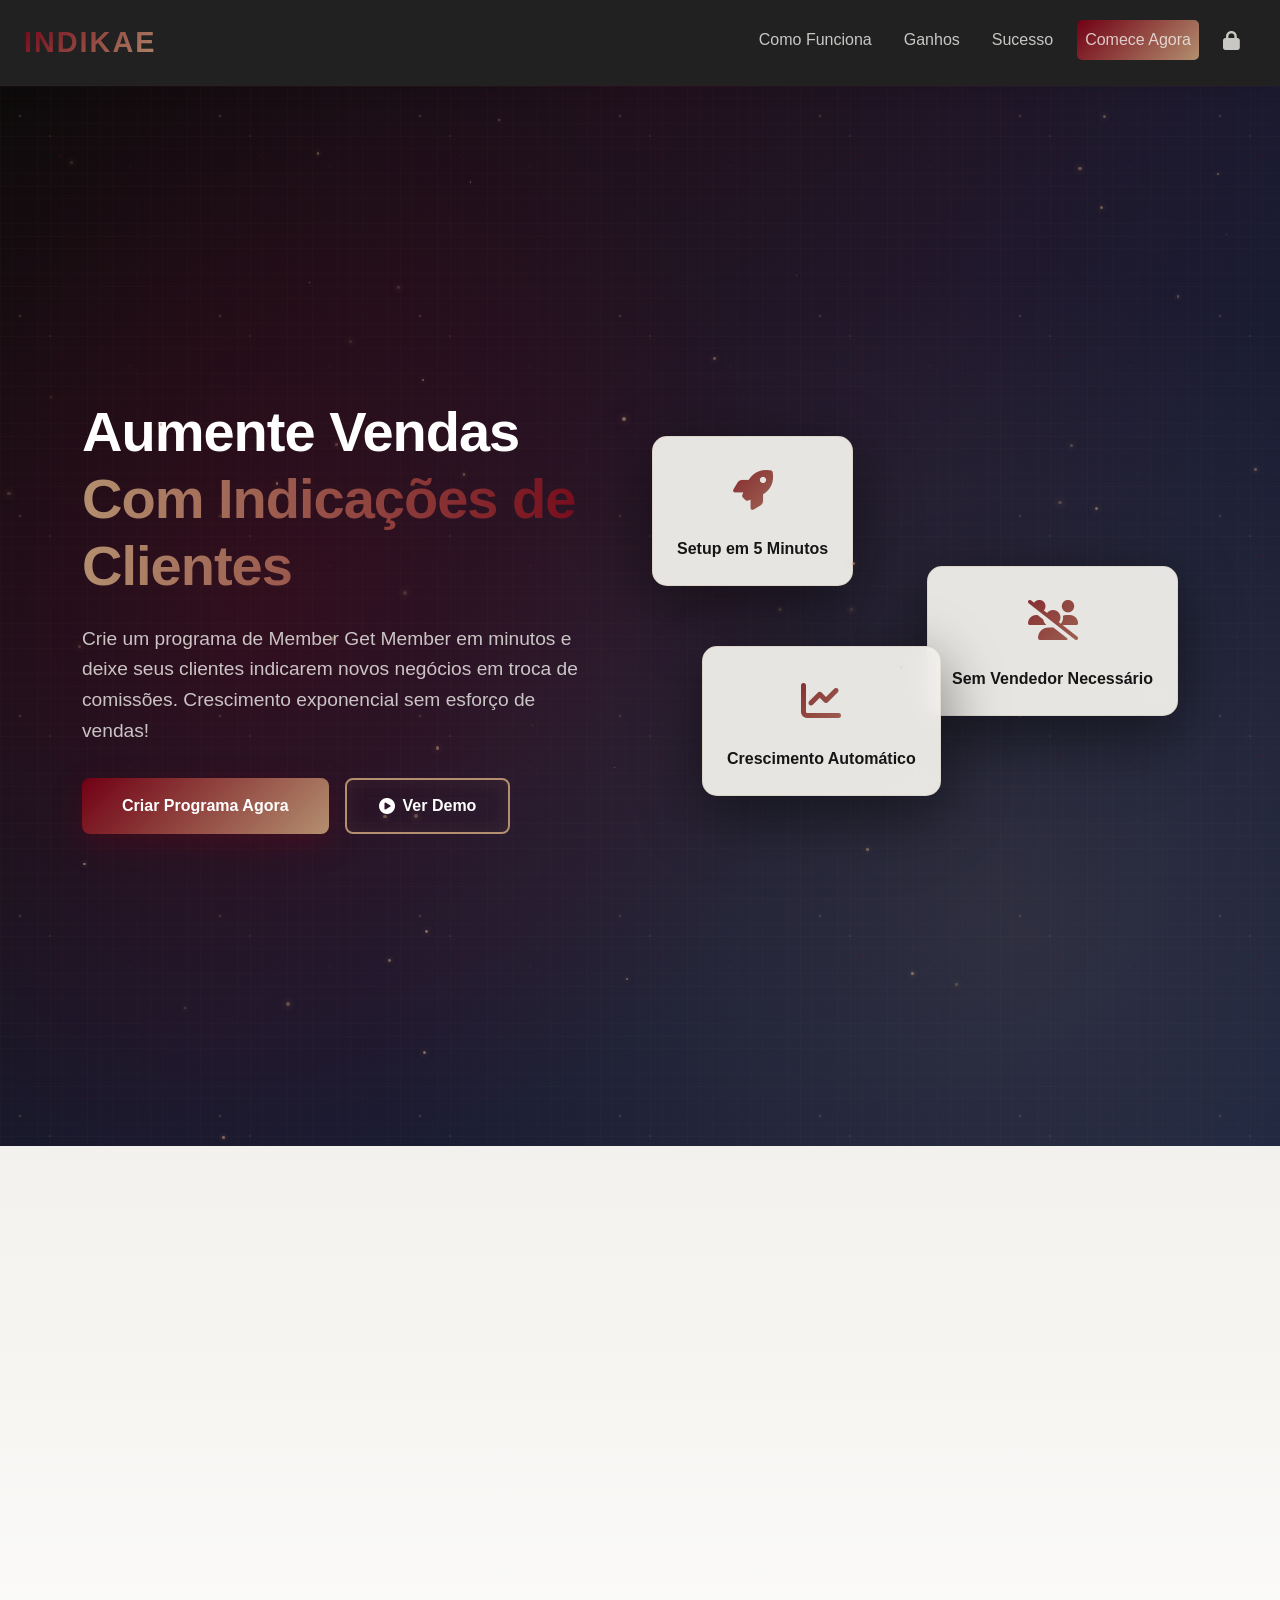
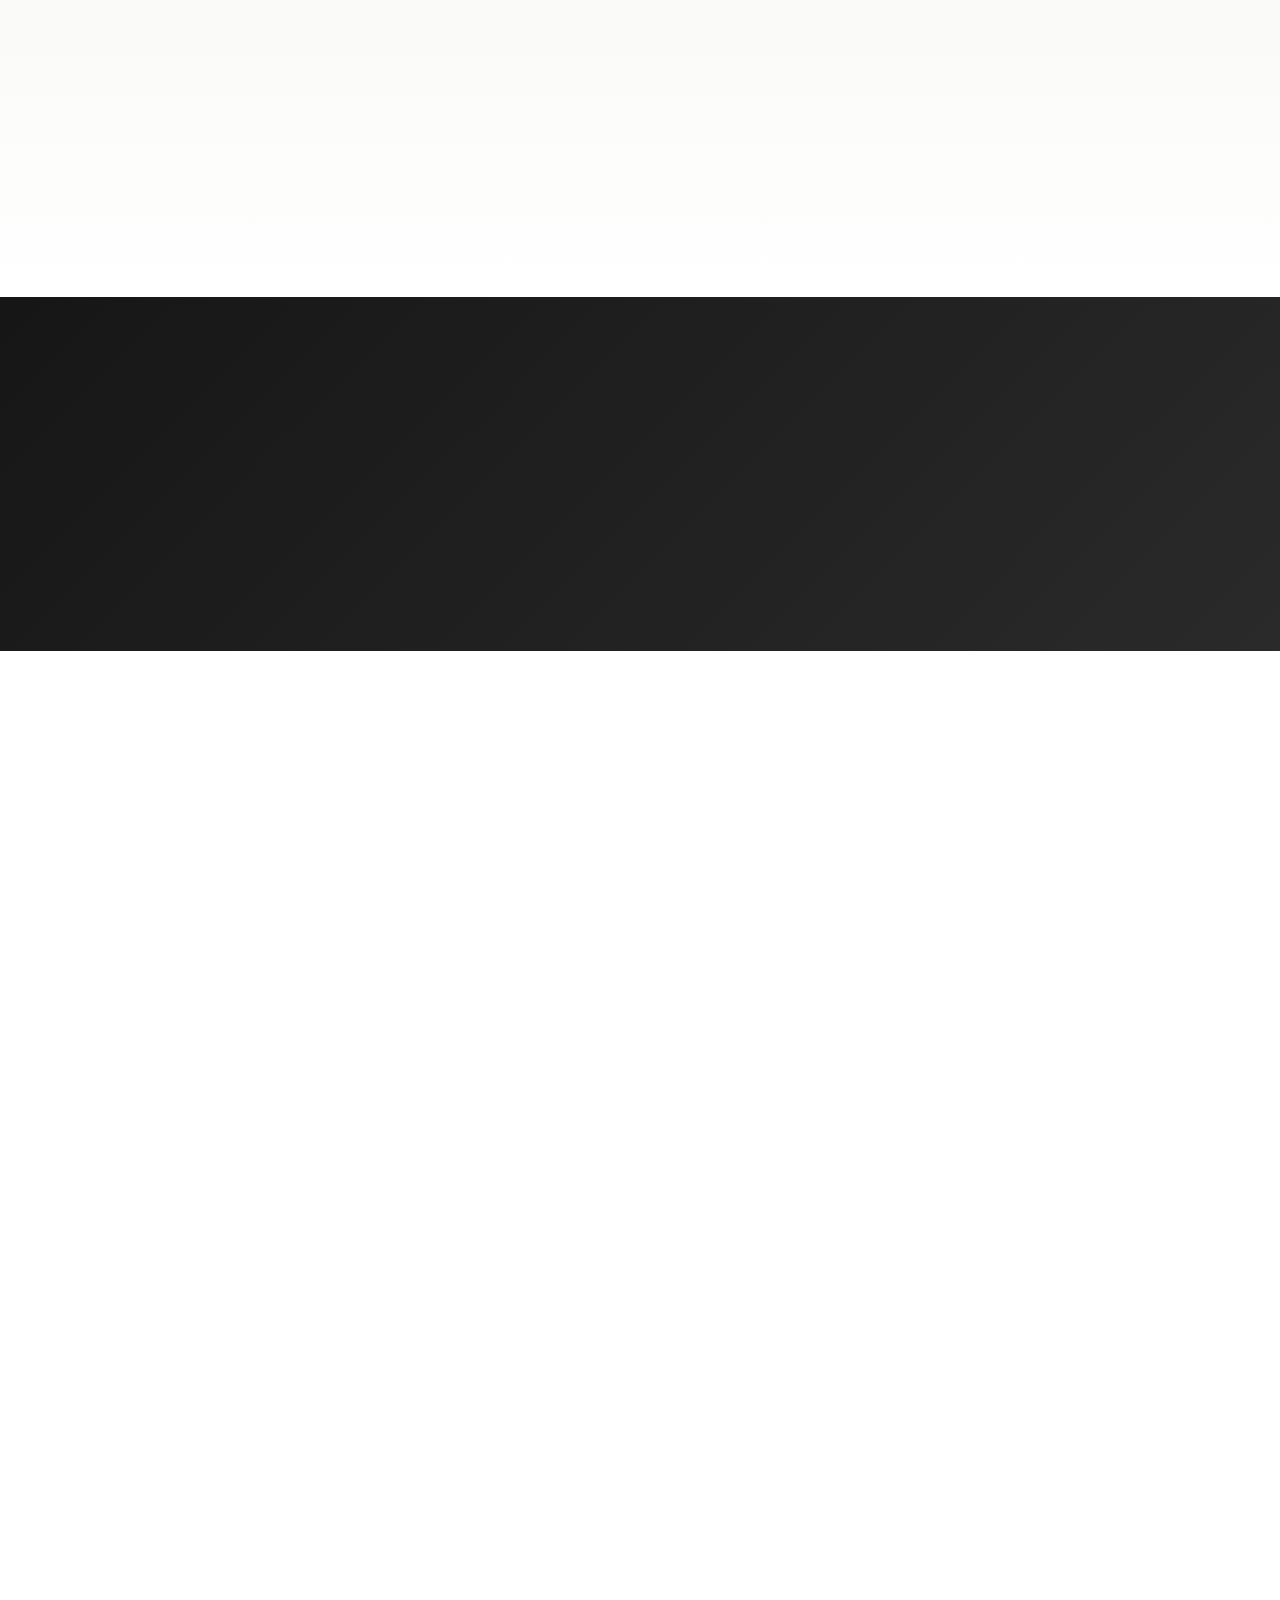
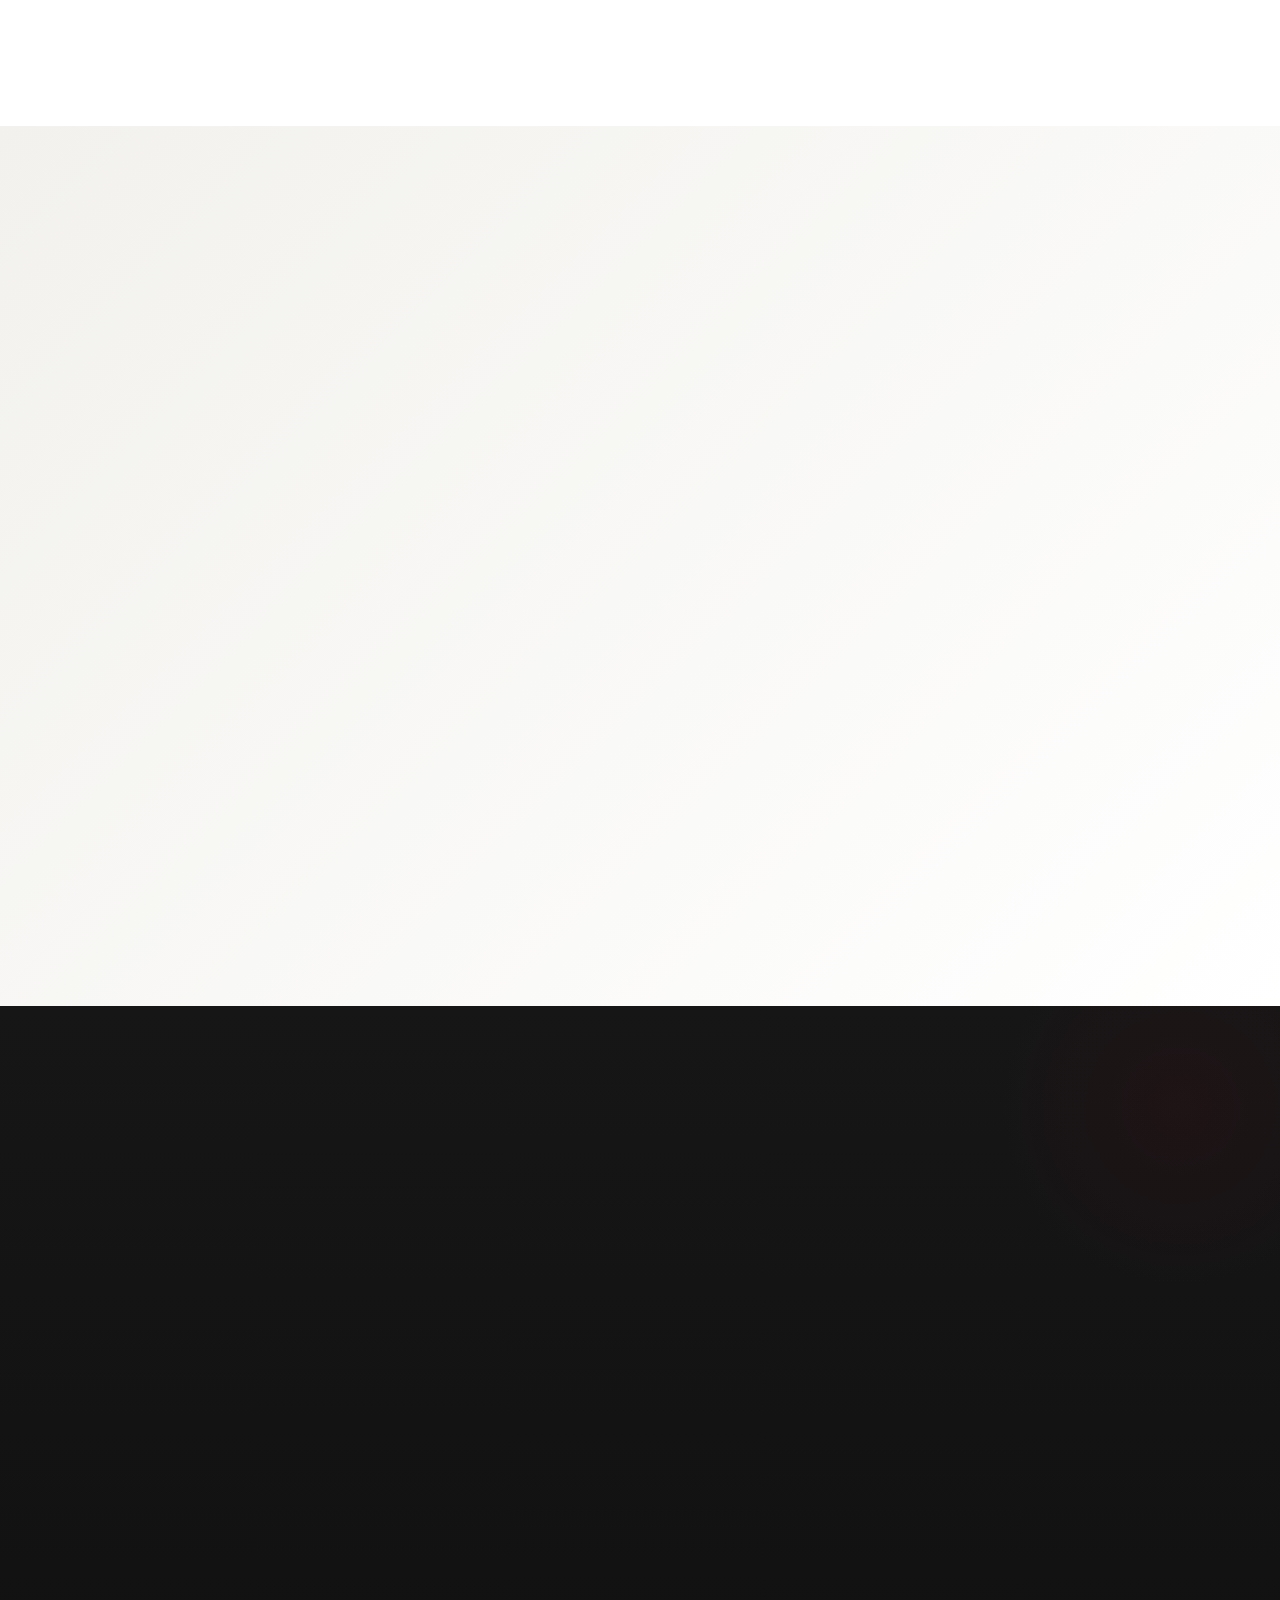
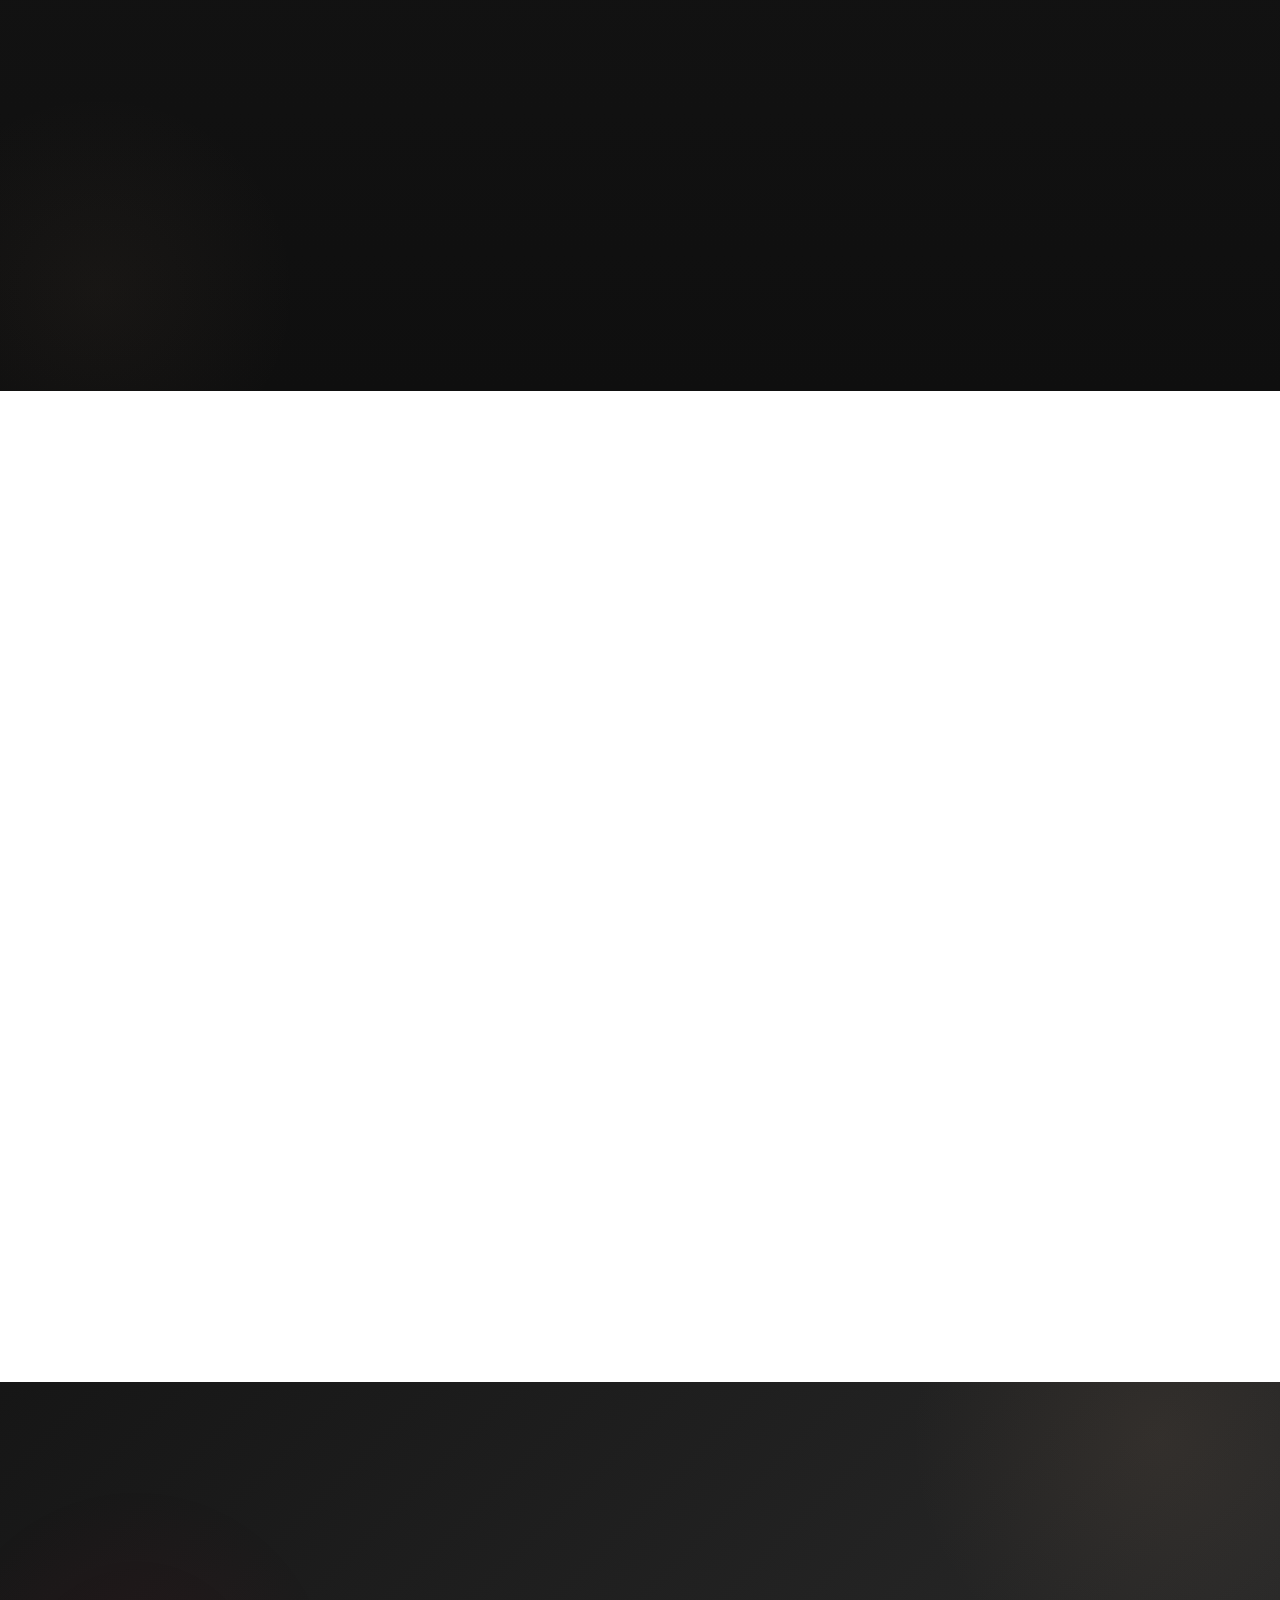
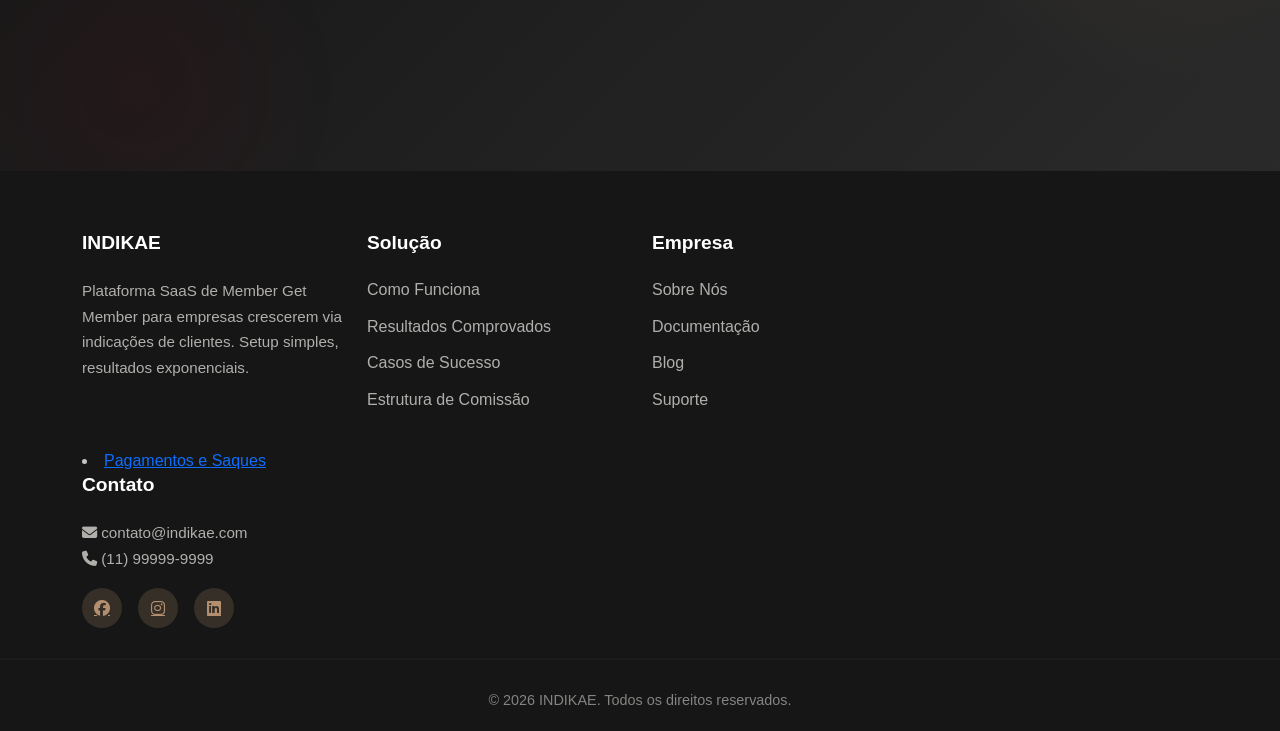
<file: Projeto WaveCompany/home.html>
<!DOCTYPE html>
<html lang="pt-BR">
<head>
    <meta charset="UTF-8">
    <meta name="viewport" content="width=device-width, initial-scale=1.0">
    <title>INDIKAE | Venda via Indicações</title>
    <!-- Bootstrap 5 CSS -->
    <link href="https://cdnjs.cloudflare.com/ajax/libs/bootstrap/5.3.0/css/bootstrap.min.css" rel="stylesheet">
    <!-- Font Awesome para ícones -->
    <link rel="stylesheet" href="https://cdnjs.cloudflare.com/ajax/libs/font-awesome/6.4.0/css/all.min.css">
    <!-- AOS - Animate On Scroll -->
    <link href="https://unpkg.com/aos@2.3.1/dist/aos.css" rel="stylesheet">
    <!-- Custom CSS -->
    <link rel="stylesheet" href="css/style.css">
    <!-- Advanced Animations -->
    <link rel="stylesheet" href="css/animations-advanced.css">
</head>
<body>
    <!-- NAVBAR PREMIUM -->
    <nav class="navbar navbar-expand-lg navbar-premium sticky-top" id="mainNavbar">
        <div class="container-fluid px-4">
            <a class="navbar-brand premium-logo" href="#">
                <span class="logo-text">INDIKAE</span>
            </a>
            <button class="navbar-toggler" type="button" data-bs-toggle="collapse" data-bs-target="#navbarNav">
                <span class="navbar-toggler-icon"></span>
            </button>
            <div class="collapse navbar-collapse" id="navbarNav">
                <ul class="navbar-nav ms-auto">
                    <li class="nav-item">
                        <a class="nav-link" href="#como-funciona">Como Funciona</a>
                    </li>
                    <li class="nav-item">
                        <a class="nav-link" href="#ganhos">Ganhos</a>
                    </li>
                    <li class="nav-item">
                        <a class="nav-link" href="#indicadores">Sucesso</a>
                    </li>
                    <li class="nav-item">
                        <a class="nav-link btn-premium-nav" href="#juntar-se">Comece Agora</a>
                    </li>
                    <li class="nav-item">
                        <a class="nav-link nav-admin" href="admin_login.html" title="Área de Administrador">
                            <i class="fas fa-lock"></i>
                        </a>
                    </li>
                </ul>
            </div>
        </div>
    </nav>

    <!-- HERO SECTION PREMIUM -->
    <section class="hero-premium">
        <div class="hero-gradient"></div>
        <div class="container">
            <div class="row align-items-center min-vh-100">
                <div class="col-lg-6" data-aos="fade-right" data-aos-duration="1000">
                    <h1 class="hero-title">
                        Aumente Vendas
                        <span class="gradient-text">Com Indicações de Clientes</span>
                    </h1>
                    <p class="hero-subtitle">Crie um programa de Member Get Member em minutos e deixe seus clientes indicarem novos negócios em troca de comissões. Crescimento exponencial sem esforço de vendas!</p>
                    <div class="hero-buttons">
                        <button class="btn-premium btn-lg">Criar Programa Agora</button>
                        <button class="btn-secondary-premium btn-lg">
                            <i class="fas fa-play-circle"></i> Ver Demo
                        </button>
                    </div>
                </div>
                <div class="col-lg-6 text-center" data-aos="fade-left" data-aos-duration="1000">
                    <div class="hero-image-wrapper">
                        <div class="floating-card card-1" data-aos="fade-up" data-aos-delay="200">
                            <div class="card-icon"><i class="fas fa-rocket"></i></div>
                            <p>Setup em 5 Minutos</p>
                        </div>
                        <div class="floating-card card-2" data-aos="fade-up" data-aos-delay="400">
                            <div class="card-icon"><i class="fas fa-users-slash"></i></div>
                            <p>Sem Vendedor Necessário</p>
                        </div>
                        <div class="floating-card card-3" data-aos="fade-up" data-aos-delay="600">
                            <div class="card-icon"><i class="fas fa-chart-line"></i></div>
                            <p>Crescimento Automático</p>
                        </div>
                    </div>
                </div>
            </div>
        </div>
    </section>

    <!-- COMO FUNCIONA SECTION -->
    <section class="beneficios-section" id="como-funciona">
        <div class="container">
            <div class="text-center mb-5" data-aos="fade-up">
                <h2 class="section-title">Como Funciona</h2>
                <br><br>
                <p class="section-subtitle">4 passos simples para começar a ganhar dinheiro</p>
            </div>

            <div class="row g-4">
                <div class="col-md-6 col-lg-3" data-aos="fade-up" data-aos-delay="100">
                    <div class="benefit-card">
                        <div class="benefit-icon premium-gradient">
                            <i class="fas fa-user-plus"></i>
                        </div>
                        <h4>1. Cadastre-se</h4>
                        <p>Registre-se em 2 minutos no programa de indicação INDIKAE de forma gratuita e rápida.</p>
                    </div>
                </div>

                <div class="col-md-6 col-lg-3" data-aos="fade-up" data-aos-delay="200">
                    <div class="benefit-card">
                        <div class="benefit-icon premium-gradient">
                            <i class="fas fa-link"></i>
                        </div>
                        <h4>2. Gere seu Link</h4>
                        <p>Obtenha seu link de referência único e compartilhe com seus contatos via WhatsApp, email ou redes sociais.</p>
                    </div>
                </div>

                <div class="col-md-6 col-lg-3" data-aos="fade-up" data-aos-delay="300">
                    <div class="benefit-card">
                        <div class="benefit-icon premium-gradient">
                            <i class="fas fa-handshake"></i>
                        </div>
                        <h4>3. Seus Clientes Indicam</h4>
                        <p>Seus clientes compartilham o link de referência com suas redes. Cada indicação gera uma comissão para seu cliente.</p>
                    </div>
                </div>

                <div class="col-md-6 col-lg-3" data-aos="fade-up" data-aos-delay="400">
                    <div class="benefit-card">
                        <div class="benefit-icon premium-gradient">
                            <i class="fas fa-money-bill-wave"></i>
                        </div>
                        <h4>4. Você Ganha com Crescimento</h4>
                        <p>Novos clientes entram pelo programa de indicação. Seu crescimento acontece naturalmente via boca a boca!</p>
                    </div>
                </div>
            </div>
        </div>
    </section>

    <!-- GANHOS SECTION -->
    <section class="stats-section" id="ganhos">
        <div class="container">
            <div class="row text-center">
                <div class="col-md-3" data-aos="fade-up" data-aos-delay="100">
                    <div class="stat-item">
                        <h3 class="stat-number">3x</h3>
                        <p class="stat-label">Mais Vendas em 3 Meses</p>
                    </div>
                </div>
                <div class="col-md-3" data-aos="fade-up" data-aos-delay="200">
                    <div class="stat-item">
                        <h3 class="stat-number">87%</h3>
                        <p class="stat-label">Taxa de Conversão</p>
                    </div>
                </div>
                <div class="col-md-3" data-aos="fade-up" data-aos-delay="300">
                    <div class="stat-item">
                        <h3 class="stat-number">0%</h3>
                        <p class="stat-label">Custo de Implementação</p>
                    </div>
                </div>
                <div class="col-md-3" data-aos="fade-up" data-aos-delay="400">
                    <div class="stat-item">
                        <h3 class="stat-number">24h</h3>
                        <p class="stat-label">Setup Completo</p>
                    </div>
                </div>
            </div>
        </div>
    </section>

    <!-- INDICADORES SECTION -->
    <section class="testimonials-section" id="indicadores">
        <div class="container">
            <div class="text-center mb-5" data-aos="fade-up">
                <h2 class="section-title">Histórias de Sucesso</h2>
                     <br><br><br>

                <p class="section-subtitle">Veja como empresas estão crescendo com Member Get Member</p>
            </div>

            <div class="row g-4">
                <div class="col-md-6 col-lg-4" data-aos="fade-up" data-aos-delay="100">
                    <div class="testimonial-card">
                        <div class="stars">
                            <i class="fas fa-star"></i>
                            <i class="fas fa-star"></i>
                            <i class="fas fa-star"></i>
                            <i class="fas fa-star"></i>
                            <i class="fas fa-star"></i>
                        </div>
                        <p class="testimonial-text">"Implementamos o programa Member Get Member em 1 dia. Nossos clientes adoraram! 35% de novos clientes agora vêm via indicação!"</p>
                        <div class="testimonial-author">
                            <div class="author-avatar">TC</div>
                            <div class="author-info">
                                <h5>Tech Consulting</h5>
                                <p>Serviços Digitais</p>
                            </div>
                        </div>
                    </div>
                </div>

                <div class="col-md-6 col-lg-4" data-aos="fade-up" data-aos-delay="200">
                    <div class="testimonial-card">
                        <div class="stars">
                            <i class="fas fa-star"></i>
                            <i class="fas fa-star"></i>
                            <i class="fas fa-star"></i>
                            <i class="fas fa-star"></i>
                            <i class="fas fa-star"></i>
                        </div>
                        <p class="testimonial-text">"Super fácil de usar e os clientes ganham comissões reais. Nosso ticket médio subiu 40% porque tem mais gente indicando!"</p>
                        <div class="testimonial-author">
                            <div class="author-avatar">GS</div>
                            <div class="author-info">
                                <h5>Growth Startup</h5>
                                <p>SaaS B2B</p>
                            </div>
                        </div>
                    </div>
                </div>

                <div class="col-md-6 col-lg-4" data-aos="fade-up" data-aos-delay="300">
                    <div class="testimonial-card">
                        <div class="stars">
                            <i class="fas fa-star"></i>
                            <i class="fas fa-star"></i>
                            <i class="fas fa-star"></i>
                            <i class="fas fa-star"></i>
                            <i class="fas fa-star"></i>
                        </div>
                        <p class="testimonial-text">"Dashboard intuitivo, seus clientes entendem facilmente. Conversão de 15% de pessoas que veem para se tornarem afiliados!"</p>
                        <div class="testimonial-author">
                            <div class="author-avatar">DC</div>
                            <div class="author-info">
                                <h5>Digital Commerce</h5>
                                <p>E-commerce</p>
                            </div>
                        </div>
                    </div>
                </div>

                <div class="col-md-6 col-lg-4" data-aos="fade-up" data-aos-delay="400">
                    <div class="testimonial-card">
                        <div class="stars">
                            <i class="fas fa-star"></i>
                            <i class="fas fa-star"></i>
                            <i class="fas fa-star"></i>
                            <i class="fas fa-star"></i>
                            <i class="fas fa-star"></i>
                        </div>
                        <p class="testimonial-text">"Nossos clientes ganham comissões reais todo mês. Isso gera lealdade e boca a boca que não temos que pagar por ads!"</p>
                        <div class="testimonial-author">
                            <div class="author-avatar">EA</div>
                            <div class="author-info">
                                <h5>Enterprise Academy</h5>
                                <p>Educação Online</p>
                            </div>
                        </div>
                    </div>
                </div>

                <div class="col-md-6 col-lg-4" data-aos="fade-up" data-aos-delay="500">
                    <div class="testimonial-card">
                        <div class="stars">
                            <i class="fas fa-star"></i>
                            <i class="fas fa-star"></i>
                            <i class="fas fa-star"></i>
                            <i class="fas fa-star"></i>
                            <i class="fas fa-star"></i>
                        </div>
                        <p class="testimonial-text">"Implementação foi tão rápida que ativamos o programa enquanto meu CEO ainda lia a documentação. Excelente ROI!"</p>
                        <div class="testimonial-author">
                            <div class="author-avatar">MS</div>
                            <div class="author-info">
                                <h5>Market Solutions</h5>
                                <p>Consultoria</p>
                            </div>
                        </div>
                    </div>
                </div>

                <div class="col-md-6 col-lg-4" data-aos="fade-up" data-aos-delay="600">
                    <div class="testimonial-card">
                        <div class="stars">
                            <i class="fas fa-star"></i>
                            <i class="fas fa-star"></i>
                            <i class="fas fa-star"></i>
                            <i class="fas fa-star"></i>
                            <i class="fas fa-star"></i>
                        </div>
                        <p class="testimonial-text">"Programa bem estruturado, suporte rápido e pagamentos pontuais. Já recomendei para 50+ pessoas!"</p>
                        <div class="testimonial-author">
                            <div class="author-avatar">MB</div>
                            <div class="author-info">
                                <h5>Marcos Barbosa</h5>
                                <p>Embaixador INDIKAE</p>
                            </div>
                        </div>
                    </div>
                </div>
            </div>
        </div>
    </section>

    <!-- ESTRUTURA DE COMISSÃO SECTION -->
    <section class="proposta-section" id="comissoes">
        <div class="container">
            <div class="row align-items-center">
                <div class="col-lg-5" data-aos="fade-right">
                    <h2 class="section-title">Pacotes Especiais</h2>
                    <p class="section-subtitle">Escolha o plano perfeito para seu negócio</p>
                    
                    <div class="pricing-list">
                        <div class="pricing-item">
                            <i class="fas fa-check-circle"></i>
                            <p><strong>Consultoria Premium</strong> - Análise completa do seu negócio</p>
                        </div>
                        <div class="pricing-item">
                            <i class="fas fa-check-circle"></i>
                            <p><strong>Implementação</strong> - Deploy rápido e eficiente</p>
                        </div>
                        <div class="pricing-item">
                            <i class="fas fa-check-circle"></i>
                            <p><strong>Monitoramento 24/7</strong> - Acompanhamento constante</p>
                        </div>
                        <div class="pricing-item">
                            <i class="fas fa-check-circle"></i>
                            <p><strong>Suporte Dedicado</strong> - Equipe exclusiva para você</p>
                        </div>
                        <div class="pricing-item">
                            <i class="fas fa-check-circle"></i>
                            <p><strong>Relatórios Mensais</strong> - Análise detalhada de resultados</p>
                        </div>
                    </div>
                </div>

                <div class="col-lg-7" data-aos="fade-left">
                    <div class="pricing-cards-wrapper">
                        <div class="pricing-card basic" data-aos="zoom-in" data-aos-delay="200">
                            <div class="plan-badge">Iniciante</div>
                            <h4>Bronze</h4>
                            <div class="price">
                                <span class="currency">Comissão</span>
                                <span class="amount">15%</span>
                                <span class="period">por venda</span>
                            </div>
                            <ul class="features-list">
                                <li><i class="fas fa-check"></i> 15% de comissão recorrente</li>
                                <li><i class="fas fa-check"></i> Dashboard básico com estatísticas</li>
                                <li><i class="fas fa-check"></i> Link de referência exclusivo</li>
                                <li><i class="fas fa-times"></i> Bônus de performance</li>
                            </ul>
                            <button class="btn-outline-premium w-100">Começar Agora</button>
                        </div>

                        <div class="pricing-card professional active" data-aos="zoom-in" data-aos-delay="300">
                            <div class="plan-badge premium">Mais Popular</div>
                            <h4>Silver</h4>
                            <div class="price">
                                <span class="currency">Comissão</span>
                                <span class="amount">25%</span>
                                <span class="period">por venda</span>
                            </div>
                            <ul class="features-list">
                                <li><i class="fas fa-check"></i> 25% de comissão recorrente</li>
                                <li><i class="fas fa-check"></i> Dashboard avançado em tempo real</li>
                                <li><i class="fas fa-check"></i> Suporte prioritário 24/7</li>
                                <li><i class="fas fa-check"></i> Bônus de 5% acima de R$10k/mês</li>
                            </ul>
                            <button class="btn-premium w-100">Aderir ao Programa</button>
                        </div>

                        <div class="pricing-card enterprise" data-aos="zoom-in" data-aos-delay="400">
                            <div class="plan-badge">Premium</div>
                            <h4>Gold</h4>
                            <div class="price">
                                <span class="currency">Comissão</span>
                                <span class="amount">30%</span>
                                <span class="period">por venda</span>
                            </div>
                            <ul class="features-list">
                                <li><i class="fas fa-check"></i> 30% de comissão recorrente</li>
                                <li><i class="fas fa-check"></i> Gerente de contas dedicado</li>
                                <li><i class="fas fa-check"></i> Materiais de marketing profissionais</li>
                                <li><i class="fas fa-check"></i> Bônus de 10% acima de R$20k/mês</li>
                            </ul>
                            <button class="btn-outline-premium w-100">Entrar em Contato</button>
                        </div>
                    </div>
                </div>
            </div>
        </div>
    </section>

    <!-- FAQ SECTION -->
    <section class="faq-section" id="faq">
        <div class="container">
            <div class="text-center mb-5" data-aos="fade-up">
                <h2 class="section-title">Perguntas Frequentes</h2>
                <p class="section-subtitle">Tire suas dúvidas sobre o programa de afiliados INDIKAE</p>
            </div>

            <div class="row justify-content-center">
                <div class="col-lg-8">
                    <div class="accordion accordion-flush" id="faqAccordion" data-aos="fade-up">
                        <div class="accordion-item">
                            <h2 class="accordion-header">
                                <button class="accordion-button" type="button" data-bs-toggle="collapse" data-bs-target="#faq1">
                                    Como começo a ganhar comissões?
                                </button>
                            </h2>
                            <div id="faq1" class="accordion-collapse collapse show" data-bs-parent="#faqAccordion">
                                <div class="accordion-body">
                                    É muito simples! Basta se cadastrar no programa de afiliados, gerar seu link único e começar a compartilhá-lo com seus contatos. Quando alguém se inscrever através do seu link, você receberá comissões recorrentes mensais.
                                </div>
                            </div>
                        </div>

                        <div class="accordion-item">
                            <h2 class="accordion-header">
                                <button class="accordion-button collapsed" type="button" data-bs-toggle="collapse" data-bs-target="#faq2">
                                    Qual é o valor mínimo para sacar?
                                </button>
                            </h2>
                            <div id="faq2" class="accordion-collapse collapse" data-bs-parent="#faqAccordion">
                                <div class="accordion-body">
                                    O valor mínimo para saque é de R$ 100,00. Você pode solicitar o saque a qualquer momento e receberá em até 5 dias úteis via transferência bancária.
                                </div>
                            </div>
                        </div>

                        <div class="accordion-item">
                            <h2 class="accordion-header">
                                <button class="accordion-button collapsed" type="button" data-bs-toggle="collapse" data-bs-target="#faq3">
                                    As comissões são realmente recorrentes?
                                </button>
                            </h2>
                            <div id="faq3" class="accordion-collapse collapse" data-bs-parent="#faqAccordion">
                                <div class="accordion-body">
                                    Sim! Você recebe comissões mensais enquanto o cliente indicado continuar ativo na plataforma. Se um cliente ficar 3 meses sem usar, a comissão é suspensa, mas volta automaticamente quando reativa.
                                </div>
                            </div>
                        </div>

                        <div class="accordion-item">
                            <h2 class="accordion-header">
                                <button class="accordion-button collapsed" type="button" data-bs-toggle="collapse" data-bs-target="#faq4">
                                    Há limite de quantas pessoas posso indicar?
                                </button>
                            </h2>
                            <div id="faq4" class="accordion-collapse collapse" data-bs-parent="#faqAccordion">
                                <div class="accordion-body">
                                    Não há limite! Você pode indicar quantas pessoas quiser. Quanto mais indicações, maior suas comissões. Além disso, você ganha bônus de performance quando ultrapassa certos patamares de ganhos mensais.
                                </div>
                            </div>
                        </div>

                        <div class="accordion-item">
                            <h2 class="accordion-header">
                                <button class="accordion-button collapsed" type="button" data-bs-toggle="collapse" data-bs-target="#faq5">
                                    Preciso vender algo ou apenas indicar?
                                </button>
                            </h2>
                            <div id="faq5" class="accordion-collapse collapse" data-bs-parent="#faqAccordion">
                                <div class="accordion-body">
                                    Você só precisa indicar! Nós nos responsabilizamos por toda a venda. Seu trabalho é apenas compartilhar o link com pessoas que você acha que se beneficiariam da INDIKAE.
                                </div>
                            </div>
                        </div>

                        <div class="accordion-item">
                            <h2 class="accordion-header">
                                <button class="accordion-button collapsed" type="button" data-bs-toggle="collapse" data-bs-target="#faq6">
                                    Quanto tempo leva para começar a ganhar?
                                </button>
                            </h2>
                            <div id="faq6" class="accordion-collapse collapse" data-bs-parent="#faqAccordion">
                                <div class="accordion-body">
                                    Seus ganhos começam imediatamente quando alguém se inscreve através do seu link. As comissões são processadas e aparecem no seu dashboard em tempo real. Os saques podem ser feitos uma vez por mês.
                                </div>
                            </div>
                        </div>

                        <div class="accordion-item">
                            <h2 class="accordion-header">
                                <button class="accordion-button collapsed" type="button" data-bs-toggle="collapse" data-bs-target="#faq7">
                                    Existe custo para participar do programa?
                                </button>
                            </h2>
                            <div id="faq7" class="accordion-collapse collapse" data-bs-parent="#faqAccordion">
                                <div class="accordion-body">
                                    Não, é totalmente grátis! Sem taxas de inscrição, sem custos mensais, sem compromissos. Você só ganha quando seus indicados se tornam clientes.
                                </div>
                            </div>
                        </div>
                    </div>
                </div>
            </div>
        </div>
    </section>

    <!-- FORMULÁRIO SECTION -->
    <section class="formulario-section" id="formulario">
        <div class="container">
            <div class="form-wrapper" data-aos="fade-up">
                <div class="form-header text-center mb-5">
                    <h2 class="section-title">Solicite Sua Demonstração</h2>
                    <p class="section-subtitle">Preencha o formulário e vamos mostrar como implementar seu programa Member Get Member</p>
                </div>

                <div class="row justify-content-center">
                    <div class="col-lg-8">
                        <form id="formulario-proposta" class="premium-form">
                            <div class="row g-4">
                                <div class="col-md-6">
                                    <div class="form-floating">
                                        <input type="text" class="form-control" id="nome" placeholder="Seu Nome" required>
                                        <label for="nome">Seu Nome</label>
                                    </div>
                                </div>

                                <div class="col-md-6">
                                    <div class="form-floating">
                                        <input type="email" class="form-control" id="email" placeholder="seu@email.com" required>
                                        <label for="email">Email da Empresa</label>
                                    </div>
                                </div>

                                <div class="col-md-6">
                                    <div class="form-floating">
                                        <input type="tel" class="form-control" id="telefone" placeholder="(00) 00000-0000" required>
                                        <label for="telefone">Telefone</label>
                                    </div>
                                </div>

                                <div class="col-md-6">
                                    <div class="form-floating">
                                        <input type="text" class="form-control" id="empresa" placeholder="Nome da Sua Empresa" required>
                                        <label for="empresa">Nome da Empresa</label>
                                    </div>
                                </div>

                                <div class="col-12">
                                    <div class="form-floating">
                                        <select class="form-select" id="servico" required>
                                            <option value="">Qual é seu segmento?</option>
                                            <option value="saas">SaaS / Software</option>
                                            <option value="consultoria">Consultoria / Serviços</option>
                                            <option value="educacao">Educação / Cursos Online</option>
                                            <option value="ecommerce">E-commerce</option>
                                            <option value="outro">Outro</option>
                                        </select>
                                        <label for="servico">Segmento de Atuação</label>
                                    </div>
                                </div>

                                <div class="col-12">
                                    <div class="form-floating">
                                        <textarea class="form-control" id="mensagem" placeholder="Conte um pouco sobre sua empresa..." style="height: 120px;" required></textarea>
                                        <label for="mensagem">Sobre Sua Empresa</label>
                                    </div>
                                </div>

                                <div class="col-12">
                                    <div class="form-check">
                                        <input class="form-check-input" type="checkbox" id="termos" required>
                                        <label class="form-check-label" for="termos">
                                            Concordo em receber informações sobre como implementar Member Get Member
                                        </label>
                                    </div>
                                </div>

                                <div class="col-12">
                                    <button type="submit" class="btn-premium w-100 btn-lg">
                                        <i class="fas fa-video"></i> Agendar Demo Gratuita
                                    </button>
                                </div>
                            </div>
                        </form>
                    </div>
                </div>
            </div>
        </div>
    </section>

    <!-- CTA FINAL SECTION -->
    <section class="cta-final">
        <div class="container text-center" data-aos="fade-up">
            <h2 class="cta-title">Pronto para Ativar Seu Programa?</h2>
            <p class="cta-subtitle">Empresas como a sua estão crescendo 3x mais rápido com Member Get Member</p>
            <button class="btn-premium btn-lg" onclick="document.location.hash='#formulario'">
                <i class="fas fa-zap"></i> Criar Meu Programa Agora
            </button>
        </div>
    </section>

    <!-- FOOTER -->
    <footer class="footer-premium">
        <div class="container">
            <div class="row">
                <div class="col-md-3 mb-4">
                    <h5 class="footer-title">INDIKAE</h5>
                    <p class="footer-text">Plataforma SaaS de Member Get Member para empresas crescerem via indicações de clientes. Setup simples, resultados exponenciais.</p>
                </div>
                <div class="col-md-3 mb-4">
                    <h5 class="footer-title">Solução</h5>
                    <ul class="footer-links">
                        <li><a href="#como-funciona">Como Funciona</a></li>
                        <li><a href="#ganhos">Resultados Comprovados</a></li>
                        <li><a href="#indicadores">Casos de Sucesso</a></li>
                        <li><a href="#comissoes">Estrutura de Comissão</a></li>
                    </ul>
                </div>
                <div class="col-md-3 mb-4">
                    <h5 class="footer-title">Empresa</h5>
                    <ul class="footer-links">
                        <li><a href="#">Sobre Nós</a></li>
                        <li><a href="#">Documentação</a></li>
                        <li><a href="#">Blog</a></li>
                        <li><a href="#">Suporte</a></li>
                    </ul>
                </div>
                        <li><a href="#">Pagamentos e Saques</a></li>
                    </ul>
                </div>
                <div class="col-md-3 mb-4">
                    <h5 class="footer-title">Contato</h5>
                    <p class="footer-text">
                        <i class="fas fa-envelope"></i> contato@indikae.com<br>
                        <i class="fas fa-phone"></i> (11) 99999-9999
                    </p>
                    <div class="social-links">
                        <a href="#"><i class="fab fa-facebook"></i></a>
                        <a href="#"><i class="fab fa-instagram"></i></a>
                        <a href="#"><i class="fab fa-linkedin"></i></a>
                    </div>
                </div>
            </div>
            <hr class="footer-divider">
            <div class="text-center">
                <p class="footer-copyright">&copy; 2026 INDIKAE. Todos os direitos reservados.</p>
            </div>
        </div>
    </footer>

    <!-- Scripts -->
    <script src="https://cdnjs.cloudflare.com/ajax/libs/bootstrap/5.3.0/js/bootstrap.bundle.min.js"></script>
    <script src="https://unpkg.com/aos@2.3.1/dist/aos.js"></script>
    <script src="js/animations.js"></script>
    <script>
        // Inicializar AOS
        AOS.init({
            duration: 1000,
            once: false,
            mirror: true
        });

        // Navbar scroll effect
        const navbar = document.getElementById('mainNavbar');
        window.addEventListener('scroll', () => {
            if (window.scrollY > 50) {
                navbar.classList.add('scrolled');
            } else {
                navbar.classList.remove('scrolled');
            }
        });

        // Form submission
        document.getElementById('formulario-proposta').addEventListener('submit', function(e) {
            e.preventDefault();
            
            const data = {
                nome: document.getElementById('nome').value,
                email: document.getElementById('email').value,
                telefone: document.getElementById('telefone').value,
                empresa: document.getElementById('empresa').value,
                servico: document.getElementById('servico').value,
                mensagem: document.getElementById('mensagem').value
            };
            
            console.log('Formulário enviado:', data);
            alert('Parabéns! Sua solicitação foi recebida. Entraremos em contato em breve para agendar sua demo gratuita e mostrar como você pode começar a crescer com Member Get Member!');
            this.reset();
        });
    </script>
</body>
</html>
</file>
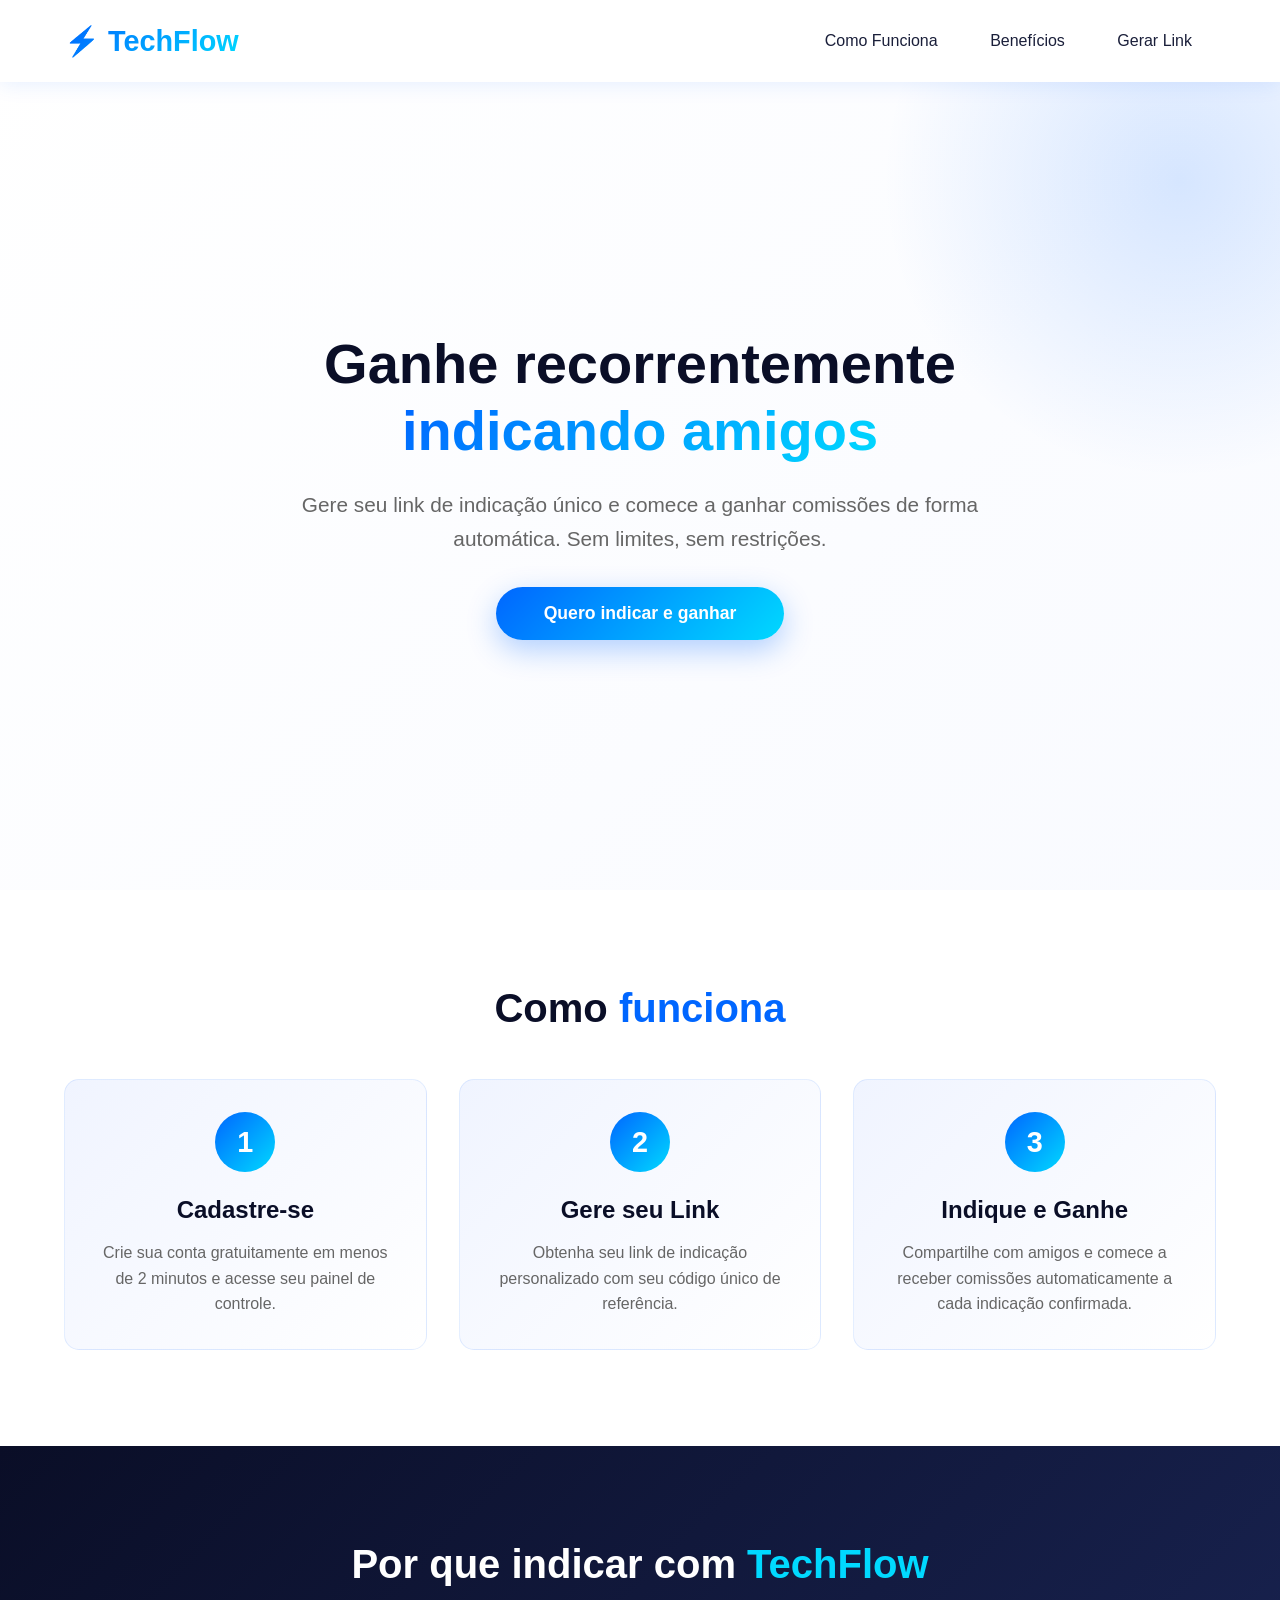
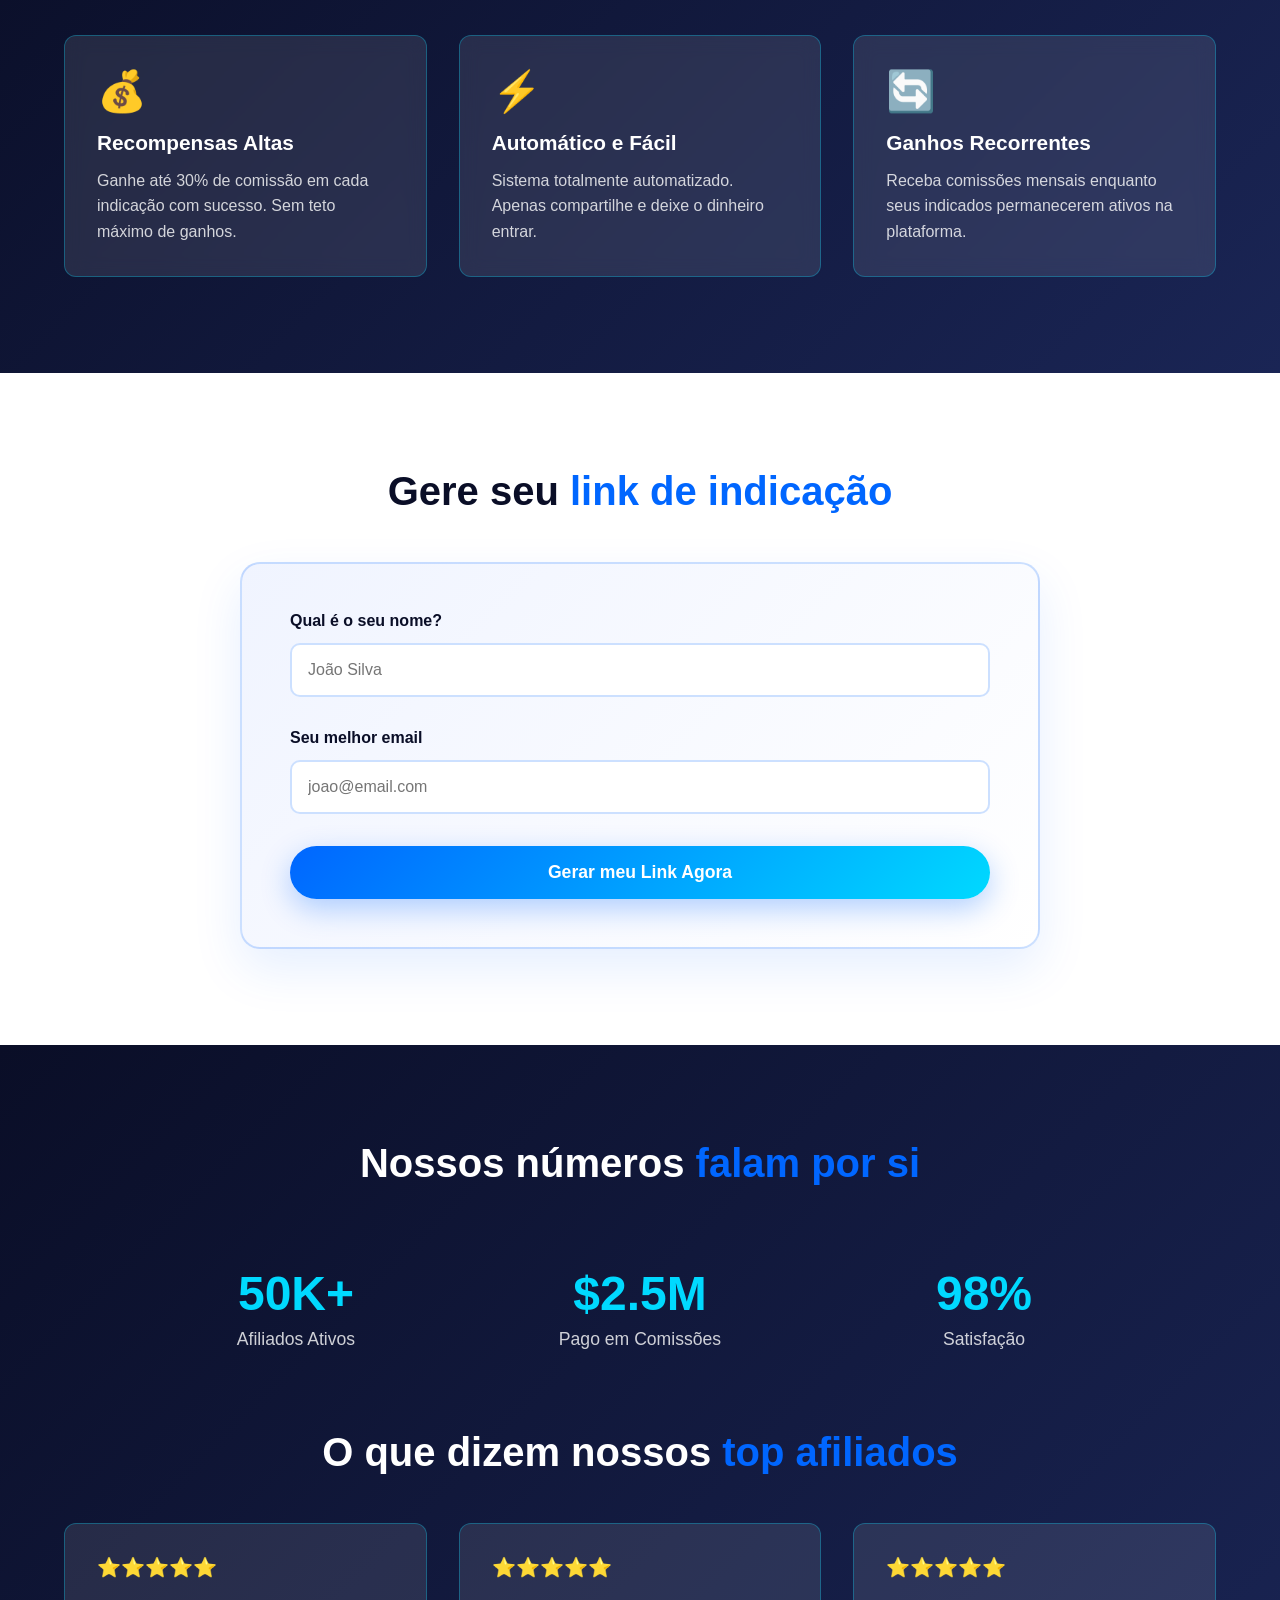
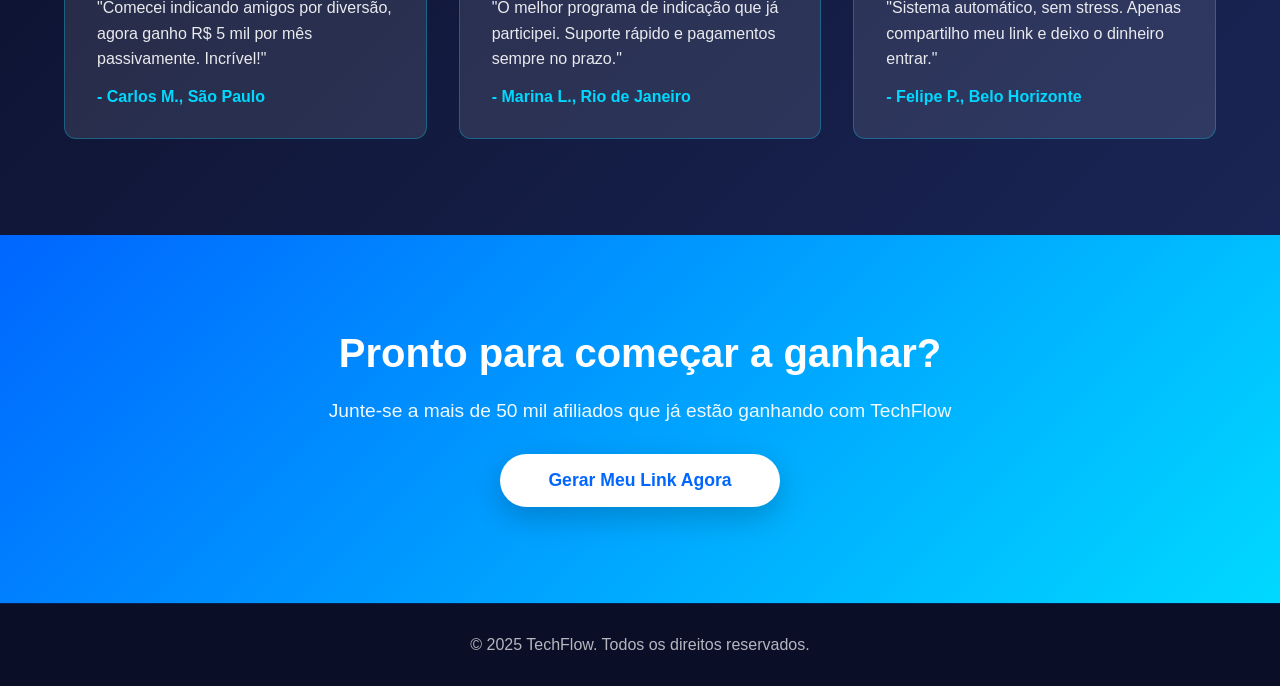
<file: Projeto WaveCompany/landing_techflow.html>
<!DOCTYPE html>
<html lang="pt-BR">
<head>
    <meta charset="UTF-8">
    <meta name="viewport" content="width=device-width, initial-scale=1.0">
    <title>TechFlow - Sistema de Indicação Inteligente</title>
    <style>
        * {
            margin: 0;
            padding: 0;
            box-sizing: border-box;
        }

        :root {
            --primary: #0066ff;
            --secondary: #00d9ff;
            --dark: #0a0e27;
            --light: #f0f4ff;
            --text: #1a1f3a;
        }

        body {
            font-family: 'Segoe UI', Tahoma, Geneva, Verdana, sans-serif;
            color: var(--text);
            overflow-x: hidden;
            background: linear-gradient(135deg, #ffffff 0%, var(--light) 100%);
        }

        /* NAVBAR */
        nav {
            display: flex;
            justify-content: space-between;
            align-items: center;
            padding: 1.5rem 5%;
            background: rgba(255, 255, 255, 0.95);
            backdrop-filter: blur(10px);
            position: fixed;
            width: 100%;
            top: 0;
            z-index: 1000;
            box-shadow: 0 2px 20px rgba(0, 102, 255, 0.1);
        }

        .logo {
            font-size: 1.8rem;
            font-weight: 700;
            background: linear-gradient(135deg, var(--primary), var(--secondary));
            -webkit-background-clip: text;
            -webkit-text-fill-color: transparent;
            background-clip: text;
        }

        nav a {
            color: var(--text);
            text-decoration: none;
            margin: 0 1.5rem;
            font-weight: 500;
            transition: color 0.3s;
        }

        nav a:hover {
            color: var(--primary);
        }

        /* HERO SECTION */
        .hero {
            margin-top: 80px;
            min-height: 90vh;
            display: flex;
            align-items: center;
            justify-content: center;
            padding: 4rem 5%;
            position: relative;
            overflow: hidden;
        }

        .hero::before {
            content: '';
            position: absolute;
            width: 600px;
            height: 600px;
            background: radial-gradient(circle, rgba(0, 102, 255, 0.15) 0%, transparent 70%);
            border-radius: 50%;
            top: -200px;
            right: -200px;
            animation: float 6s ease-in-out infinite;
        }

        @keyframes float {
            0%, 100% { transform: translate(0, 0); }
            50% { transform: translate(30px, -30px); }
        }

        .hero-content {
            max-width: 700px;
            text-align: center;
            position: relative;
            z-index: 2;
            animation: slideUpFade 0.8s ease-out;
        }

        @keyframes slideUpFade {
            from {
                opacity: 0;
                transform: translateY(40px);
            }
            to {
                opacity: 1;
                transform: translateY(0);
            }
        }

        .hero h1 {
            font-size: 3.5rem;
            margin-bottom: 1.5rem;
            line-height: 1.2;
            color: var(--dark);
        }

        .hero h1 span {
            background: linear-gradient(135deg, var(--primary), var(--secondary));
            -webkit-background-clip: text;
            -webkit-text-fill-color: transparent;
            background-clip: text;
        }

        .hero p {
            font-size: 1.3rem;
            color: #666;
            margin-bottom: 2rem;
            line-height: 1.6;
        }

        .cta-button {
            display: inline-block;
            padding: 1rem 3rem;
            background: linear-gradient(135deg, var(--primary), var(--secondary));
            color: white;
            border: none;
            border-radius: 50px;
            font-size: 1.1rem;
            font-weight: 600;
            cursor: pointer;
            transition: all 0.3s;
            box-shadow: 0 10px 30px rgba(0, 102, 255, 0.3);
        }

        .cta-button:hover {
            transform: translateY(-3px);
            box-shadow: 0 15px 40px rgba(0, 102, 255, 0.4);
        }

        /* COMO FUNCIONA */
        .how-it-works {
            padding: 6rem 5%;
            background: white;
            scroll-margin-top: 100px;
        }

        .section-title {
            text-align: center;
            font-size: 2.5rem;
            margin-bottom: 3rem;
            color: var(--dark);
        }

        .section-title span {
            color: var(--primary);
        }

        .steps {
            display: grid;
            grid-template-columns: repeat(auto-fit, minmax(300px, 1fr));
            gap: 2rem;
            max-width: 1200px;
            margin: 0 auto;
        }

        .step {
            padding: 2rem;
            background: linear-gradient(135deg, var(--light), #ffffff);
            border-radius: 15px;
            text-align: center;
            transition: all 0.3s;
            border: 1px solid rgba(0, 102, 255, 0.1);
            animation: slideUpFade 0.8s ease-out;
            animation-fill-mode: both;
        }

        .step:nth-child(1) { animation-delay: 0.1s; }
        .step:nth-child(2) { animation-delay: 0.2s; }
        .step:nth-child(3) { animation-delay: 0.3s; }

        .step:hover {
            transform: translateY(-10px);
            box-shadow: 0 20px 40px rgba(0, 102, 255, 0.15);
            border-color: var(--primary);
        }

        .step-number {
            width: 60px;
            height: 60px;
            margin: 0 auto 1.5rem;
            background: linear-gradient(135deg, var(--primary), var(--secondary));
            border-radius: 50%;
            display: flex;
            align-items: center;
            justify-content: center;
            font-size: 1.8rem;
            font-weight: 700;
            color: white;
        }

        .step h3 {
            font-size: 1.5rem;
            margin-bottom: 1rem;
            color: var(--dark);
        }

        .step p {
            color: #666;
            line-height: 1.6;
        }

        /* BENEFÍCIOS */
        .benefits {
            padding: 6rem 5%;
            background: linear-gradient(135deg, var(--dark) 0%, #1a2555 100%);
            color: white;
        }

        .benefits .section-title {
            color: white;
        }

        .benefits .section-title span {
            color: var(--secondary);
        }

        .benefits-grid {
            display: grid;
            grid-template-columns: repeat(auto-fit, minmax(250px, 1fr));
            gap: 2rem;
            max-width: 1200px;
            margin: 0 auto;
        }

        .benefit-card {
            padding: 2rem;
            background: rgba(255, 255, 255, 0.1);
            border: 1px solid rgba(0, 217, 255, 0.3);
            border-radius: 12px;
            backdrop-filter: blur(10px);
            transition: all 0.3s;
            animation: slideUpFade 0.8s ease-out;
            animation-fill-mode: both;
        }

        .benefit-card:nth-child(1) { animation-delay: 0.1s; }
        .benefit-card:nth-child(2) { animation-delay: 0.2s; }
        .benefit-card:nth-child(3) { animation-delay: 0.3s; }

        .benefit-card:hover {
            background: rgba(255, 255, 255, 0.15);
            border-color: var(--secondary);
            transform: translateY(-5px);
        }

        .benefit-icon {
            font-size: 2.5rem;
            margin-bottom: 1rem;
        }

        .benefit-card h3 {
            font-size: 1.3rem;
            margin-bottom: 0.8rem;
        }

        .benefit-card p {
            color: rgba(255, 255, 255, 0.8);
            line-height: 1.6;
        }

        /* LINK GENERATOR */
        .link-generator {
            padding: 6rem 5%;
            background: white;
        }

        .generator-container {
            max-width: 800px;
            margin: 0 auto;
            background: linear-gradient(135deg, var(--light), white);
            padding: 3rem;
            border-radius: 20px;
            border: 2px solid rgba(0, 102, 255, 0.2);
            box-shadow: 0 20px 50px rgba(0, 102, 255, 0.1);
        }

        .form-group {
            margin-bottom: 2rem;
        }

        .form-group label {
            display: block;
            margin-bottom: 0.8rem;
            font-weight: 600;
            color: var(--dark);
        }

        .form-group input {
            width: 100%;
            padding: 1rem;
            border: 2px solid rgba(0, 102, 255, 0.2);
            border-radius: 10px;
            font-size: 1rem;
            transition: all 0.3s;
        }

        .form-group input:focus {
            outline: none;
            border-color: var(--primary);
            box-shadow: 0 0 0 3px rgba(0, 102, 255, 0.1);
        }

        .link-box {
            background: white;
            border: 2px dashed var(--primary);
            border-radius: 10px;
            padding: 1.5rem;
            margin-top: 1rem;
            display: flex;
            justify-content: space-between;
            align-items: center;
            animation: slideUpFade 0.6s ease-out;
        }

        .link-text {
            font-family: 'Courier New', monospace;
            color: var(--primary);
            font-weight: 600;
            flex: 1;
        }

        .copy-btn {
            background: var(--primary);
            color: white;
            border: none;
            padding: 0.8rem 1.5rem;
            border-radius: 8px;
            cursor: pointer;
            font-weight: 600;
            margin-left: 1rem;
            transition: all 0.3s;
        }

        .copy-btn:hover {
            background: var(--secondary);
            transform: scale(1.05);
        }

        .copy-btn.copied {
            background: #10b981;
        }

        /* SHARE BUTTONS */
        .share-buttons {
            display: flex;
            gap: 1rem;
            margin-top: 2rem;
            justify-content: center;
            flex-wrap: wrap;
        }

        .share-btn {
            width: 50px;
            height: 50px;
            border-radius: 50%;
            border: none;
            display: flex;
            align-items: center;
            justify-content: center;
            font-size: 1.5rem;
            cursor: pointer;
            transition: all 0.3s;
        }

        .share-whatsapp {
            background: #25d366;
            color: white;
        }

        .share-instagram {
            background: linear-gradient(135deg, #f09433, #e6683c, #dc2743, #cc2366, #bc1888);
            color: white;
        }

        .share-email {
            background: var(--primary);
            color: white;
        }

        .share-btn:hover {
            transform: scale(1.15) rotate(10deg);
        }

        /* SOCIAL PROOF */
        .social-proof {
            padding: 6rem 5%;
            background: linear-gradient(135deg, var(--dark) 0%, #1a2555 100%);
            color: white;
        }

        .social-proof .section-title {
            color: white;
        }

        .stats {
            display: grid;
            grid-template-columns: repeat(auto-fit, minmax(200px, 1fr));
            gap: 2rem;
            max-width: 1000px;
            margin: 2rem auto;
        }

        .stat {
            text-align: center;
            padding: 2rem;
            animation: slideUpFade 0.8s ease-out;
            animation-fill-mode: both;
        }

        .stat:nth-child(1) { animation-delay: 0.1s; }
        .stat:nth-child(2) { animation-delay: 0.2s; }
        .stat:nth-child(3) { animation-delay: 0.3s; }

        .stat-number {
            font-size: 3rem;
            font-weight: 700;
            color: var(--secondary);
            margin-bottom: 0.5rem;
        }

        .stat-label {
            font-size: 1.1rem;
            color: rgba(255, 255, 255, 0.8);
        }

        .testimonials {
            display: grid;
            grid-template-columns: repeat(auto-fit, minmax(300px, 1fr));
            gap: 2rem;
            max-width: 1200px;
            margin: 3rem auto 0;
        }

        .testimonial {
            background: rgba(255, 255, 255, 0.1);
            padding: 2rem;
            border-radius: 12px;
            border: 1px solid rgba(0, 217, 255, 0.3);
            animation: slideUpFade 0.8s ease-out;
            animation-fill-mode: both;
        }

        .testimonial:nth-child(1) { animation-delay: 0.4s; }
        .testimonial:nth-child(2) { animation-delay: 0.5s; }
        .testimonial:nth-child(3) { animation-delay: 0.6s; }

        .stars {
            color: #fbbf24;
            margin-bottom: 1rem;
            font-size: 1.2rem;
        }

        .testimonial p {
            margin-bottom: 1rem;
            line-height: 1.6;
            color: rgba(255, 255, 255, 0.9);
        }

        .testimonial-author {
            font-weight: 600;
            color: var(--secondary);
        }

        /* FINAL CTA */
        .final-cta {
            padding: 6rem 5%;
            text-align: center;
            background: linear-gradient(135deg, var(--primary), var(--secondary));
            color: white;
        }

        .final-cta h2 {
            font-size: 2.5rem;
            margin-bottom: 1.5rem;
        }

        .final-cta p {
            font-size: 1.2rem;
            margin-bottom: 2rem;
            opacity: 0.95;
        }

        .final-cta .cta-button {
            background: white;
            color: var(--primary);
            box-shadow: 0 10px 30px rgba(0, 0, 0, 0.2);
        }

        .final-cta .cta-button:hover {
            background: var(--light);
        }

        /* FOOTER */
        footer {
            background: var(--dark);
            color: rgba(255, 255, 255, 0.7);
            text-align: center;
            padding: 2rem;
            border-top: 1px solid rgba(0, 102, 255, 0.2);
        }

        /* RESPONSIVE */
        @media (max-width: 768px) {
            .hero h1 {
                font-size: 2rem;
            }

            .hero p {
                font-size: 1.1rem;
            }

            nav {
                padding: 1rem 3%;
            }

            nav a {
                margin: 0 0.8rem;
                font-size: 0.9rem;
            }

            .section-title {
                font-size: 1.8rem;
            }

            .link-box {
                flex-direction: column;
                align-items: flex-start;
            }

            .copy-btn {
                margin-left: 0;
                margin-top: 1rem;
                width: 100%;
            }
        }
    </style>
</head>
<body>
    <!-- NAVBAR -->
    <nav>
        <div class="logo">⚡ TechFlow</div>
        <div>
            <a href="#como-funciona">Como Funciona</a>
            <a href="#beneficios">Benefícios</a>
            <a href="#gerar-link">Gerar Link</a>
        </div>
    </nav>

    <!-- HERO SECTION -->
    <section class="hero">
        <div class="hero-content">
            <h1>Ganhe recorrentemente <span>indicando amigos</span></h1>
            <p>Gere seu link de indicação único e comece a ganhar comissões de forma automática. Sem limites, sem restrições.</p>
            <button class="cta-button" onclick="scrollTo('#gerar-link')">Quero indicar e ganhar</button>
        </div>
    </section>

    <!-- COMO FUNCIONA -->
    <section class="how-it-works" id="como-funciona">
        <h2 class="section-title">Como <span>funciona</span></h2>
        <div class="steps">
            <div class="step">
                <div class="step-number">1</div>
                <h3>Cadastre-se</h3>
                <p>Crie sua conta gratuitamente em menos de 2 minutos e acesse seu painel de controle.</p>
            </div>
            <div class="step">
                <div class="step-number">2</div>
                <h3>Gere seu Link</h3>
                <p>Obtenha seu link de indicação personalizado com seu código único de referência.</p>
            </div>
            <div class="step">
                <div class="step-number">3</div>
                <h3>Indique e Ganhe</h3>
                <p>Compartilhe com amigos e comece a receber comissões automaticamente a cada indicação confirmada.</p>
            </div>
        </div>
    </section>

    <!-- BENEFÍCIOS -->
    <section class="benefits" id="beneficios">
        <h2 class="section-title">Por que indicar com <span>TechFlow</span></h2>
        <div class="benefits-grid">
            <div class="benefit-card">
                <div class="benefit-icon">💰</div>
                <h3>Recompensas Altas</h3>
                <p>Ganhe até 30% de comissão em cada indicação com sucesso. Sem teto máximo de ganhos.</p>
            </div>
            <div class="benefit-card">
                <div class="benefit-icon">⚡</div>
                <h3>Automático e Fácil</h3>
                <p>Sistema totalmente automatizado. Apenas compartilhe e deixe o dinheiro entrar.</p>
            </div>
            <div class="benefit-card">
                <div class="benefit-icon">🔄</div>
                <h3>Ganhos Recorrentes</h3>
                <p>Receba comissões mensais enquanto seus indicados permanecerem ativos na plataforma.</p>
            </div>
        </div>
    </section>

    <!-- GERADOR DE LINK -->
    <section class="link-generator" id="gerar-link">
        <h2 class="section-title">Gere seu <span>link de indicação</span></h2>
        <div class="generator-container">
            <form onsubmit="gerarLink(event)">
                <div class="form-group">
                    <label for="nome">Qual é o seu nome?</label>
                    <input type="text" id="nome" placeholder="João Silva" required>
                </div>
                <div class="form-group">
                    <label for="email">Seu melhor email</label>
                    <input type="email" id="email" placeholder="joao@email.com" required>
                </div>
                
                <div id="link-resultado" style="display:none;">
                    <h3 style="text-align: center; margin-bottom: 1rem; color: var(--dark);">Seu link personalizado está pronto! 🎉</h3>
                    <div class="link-box">
                        <span class="link-text" id="link-valor">https://techflow.com/oferta?ref=JOAO123</span>
                        <button type="button" class="copy-btn" onclick="copiarLink()">Copiar</button>
                    </div>

                    <div class="share-buttons">
                        <button type="button" class="share-btn share-whatsapp" onclick="compartilharWhatsApp()" title="Compartilhar no WhatsApp">💬</button>
                        <button type="button" class="share-btn share-instagram" onclick="compartilharInstagram()" title="Compartilhar no Instagram">📷</button>
                        <button type="button" class="share-btn share-email" onclick="compartilharEmail()" title="Compartilhar por Email">✉️</button>
                    </div>
                </div>

                <button type="submit" class="cta-button" style="width: 100%;" id="gerar-btn">Gerar meu Link Agora</button>
            </form>
        </div>
    </section>

    <!-- PROVA SOCIAL -->
    <section class="social-proof">
        <h2 class="section-title">Nossos números <span>falam por si</span></h2>
        
        <div class="stats">
            <div class="stat">
                <div class="stat-number">50K+</div>
                <div class="stat-label">Afiliados Ativos</div>
            </div>
            <div class="stat">
                <div class="stat-number">$2.5M</div>
                <div class="stat-label">Pago em Comissões</div>
            </div>
            <div class="stat">
                <div class="stat-number">98%</div>
                <div class="stat-label">Satisfação</div>
            </div>
        </div>

        <h3 class="section-title" style="margin-top: 3rem;">O que dizem nossos <span>top afiliados</span></h3>
        
        <div class="testimonials">
            <div class="testimonial">
                <div class="stars">⭐⭐⭐⭐⭐</div>
                <p>"Comecei indicando amigos por diversão, agora ganho R$ 5 mil por mês passivamente. Incrível!"</p>
                <div class="testimonial-author">- Carlos M., São Paulo</div>
            </div>
            <div class="testimonial">
                <div class="stars">⭐⭐⭐⭐⭐</div>
                <p>"O melhor programa de indicação que já participei. Suporte rápido e pagamentos sempre no prazo."</p>
                <div class="testimonial-author">- Marina L., Rio de Janeiro</div>
            </div>
            <div class="testimonial">
                <div class="stars">⭐⭐⭐⭐⭐</div>
                <p>"Sistema automático, sem stress. Apenas compartilho meu link e deixo o dinheiro entrar."</p>
                <div class="testimonial-author">- Felipe P., Belo Horizonte</div>
            </div>
        </div>
    </section>

    <!-- FINAL CTA -->
    <section class="final-cta">
        <h2>Pronto para começar a ganhar?</h2>
        <p>Junte-se a mais de 50 mil afiliados que já estão ganhando com TechFlow</p>
        <button class="cta-button" onclick="scrollTo('#gerar-link')">Gerar Meu Link Agora</button>
    </section>

    <!-- FOOTER -->
    <footer>
        <p>&copy; 2025 TechFlow. Todos os direitos reservados.</p>
    </footer>

    <script>
        function gerarLink(e) {
            e.preventDefault();
            const nome = document.getElementById('nome').value;
            const email = document.getElementById('email').value;
            
            const codigoReferencia = nome.split(' ')[0].toUpperCase() + Math.floor(Math.random() * 900 + 100);
            const link = `https://techflow.com/oferta?ref=${codigoReferencia}`;
            
            document.getElementById('link-valor').textContent = link;
            document.getElementById('link-resultado').style.display = 'block';
            document.getElementById('gerar-btn').style.display = 'none';
            
            // Scroll suave
            setTimeout(() => {
                document.getElementById('link-resultado').scrollIntoView({ behavior: 'smooth' });
            }, 100);
        }

        function copiarLink() {
            const link = document.getElementById('link-valor').textContent;
            navigator.clipboard.writeText(link);
            
            const btn = event.target;
            btn.textContent = '✓ Copiado!';
            btn.classList.add('copied');
            
            setTimeout(() => {
                btn.textContent = 'Copiar';
                btn.classList.remove('copied');
            }, 2000);
        }

        function compartilharWhatsApp() {
            const link = document.getElementById('link-valor').textContent;
            const texto = `Olha só! Encontrei um programa incrível de indicação. Ganho recorrentemente recomendando. Venha usar meu link: ${link}`;
            window.open(`https://wa.me/?text=${encodeURIComponent(texto)}`);
        }

        function compartilharInstagram() {
            alert('Link copiado! Cole no seu Instagram ou stories.');
            copiarLink();
        }

        function compartilharEmail() {
            const link = document.getElementById('link-valor').textContent;
            window.location.href = `mailto:?subject=Programa de Indicação TechFlow&body=Venha ganhar recorrentemente comigo! ${link}`;
        }

        function scrollTo(selector) {
            document.querySelector(selector).scrollIntoView({ behavior: 'smooth' });
        }

        // Animação ao scroll
        const observer = new IntersectionObserver((entries) => {
            entries.forEach(entry => {
                if (entry.isIntersecting) {
                    entry.target.style.animation = 'slideUpFade 0.8s ease-out forwards';
                }
            });
        }, { threshold: 0.1 });

        document.querySelectorAll('.step, .benefit-card, .stat, .testimonial').forEach(el => {
            observer.observe(el);
        });
    </script>
</body>
</html>
</file>
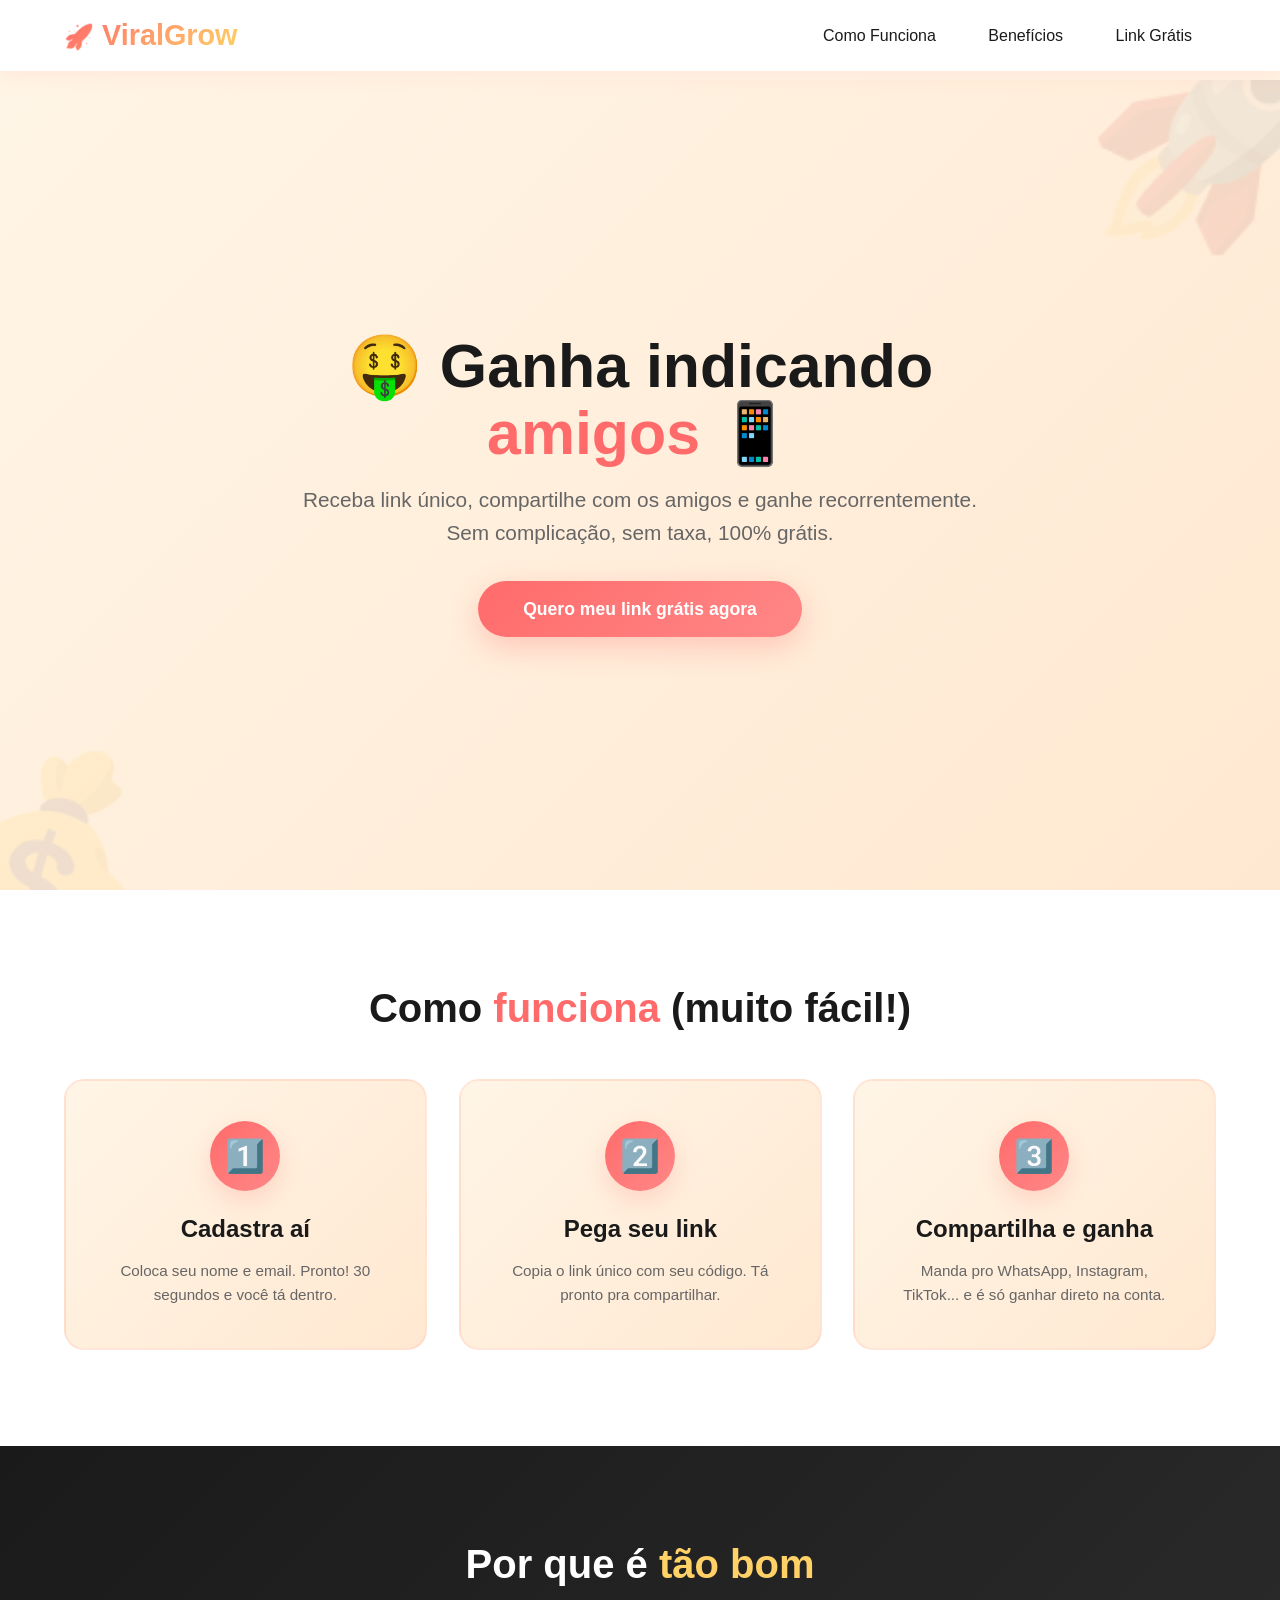
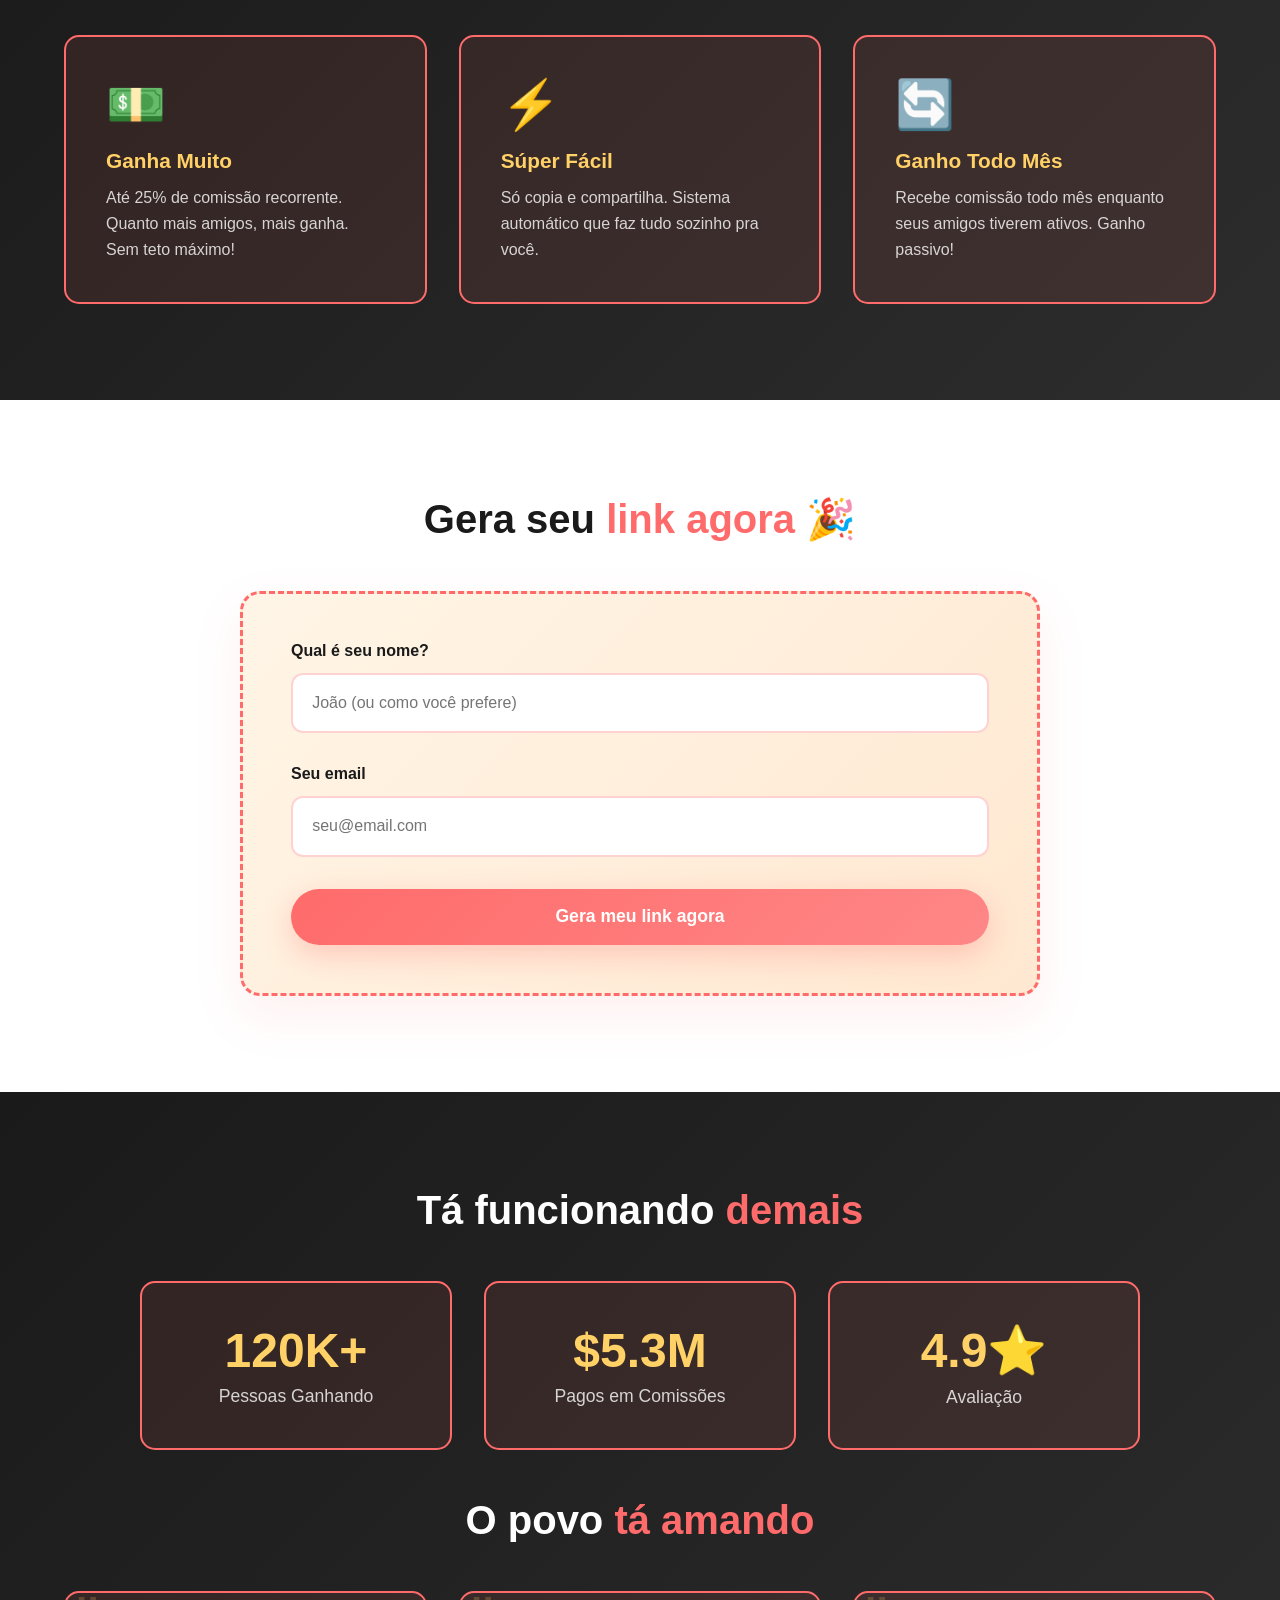
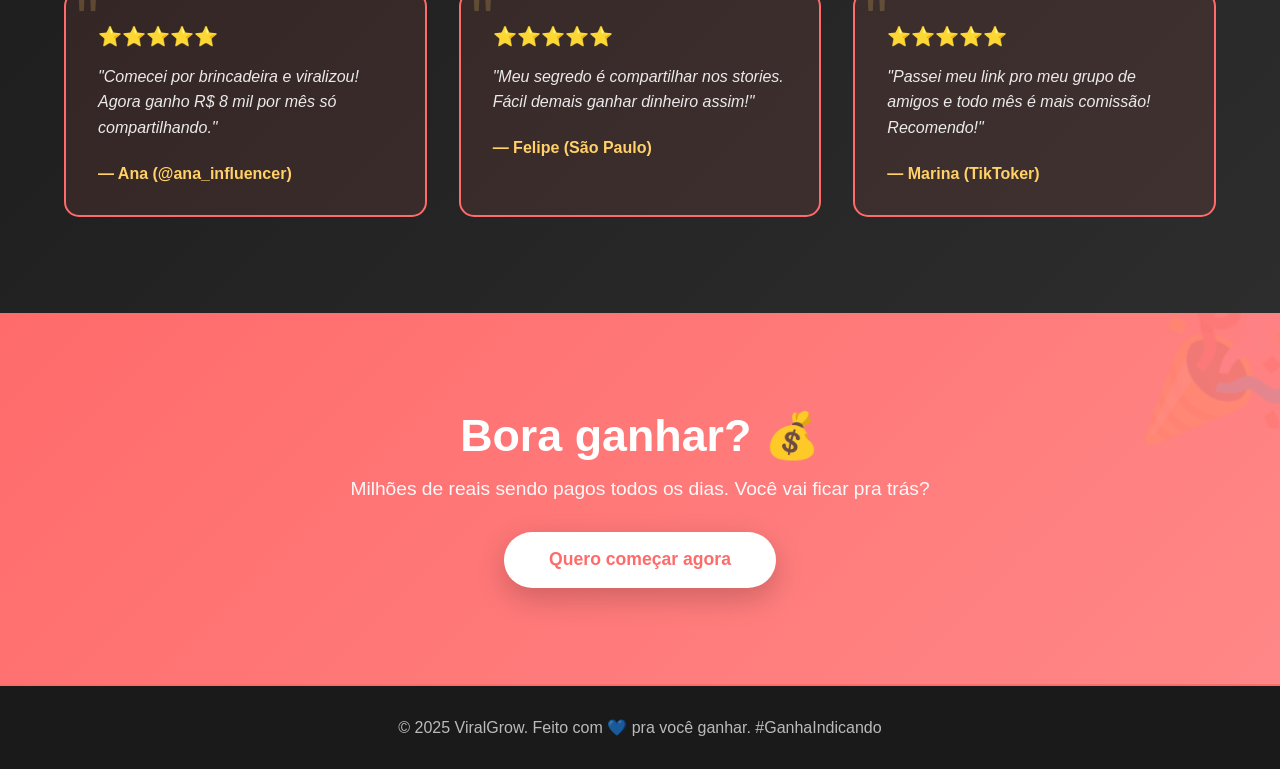
<file: Projeto WaveCompany/landing_viralgrow.html>
<!DOCTYPE html>
<html lang="pt-BR">
<head>
    <meta charset="UTF-8">
    <meta name="viewport" content="width=device-width, initial-scale=1.0">
    <title>ViralGrow - Ganha Indicando Amigos</title>
    <style>
        * {
            margin: 0;
            padding: 0;
            box-sizing: border-box;
        }

        :root {
            --primary: #ff6b6b;
            --secondary: #ff8787;
            --accent: #ffd166;
            --dark: #1a1a1a;
            --light: #fafafa;
        }

        body {
            font-family: 'Poppins', 'Inter', sans-serif;
            color: var(--dark);
            background: linear-gradient(135deg, #fff5e6 0%, #fff0db 100%);
            overflow-x: hidden;
        }

        /* NAVBAR */
        nav {
            display: flex;
            justify-content: space-between;
            align-items: center;
            padding: 1.2rem 5%;
            background: rgba(255, 255, 255, 0.98);
            position: fixed;
            width: 100%;
            top: 0;
            z-index: 1000;
            box-shadow: 0 4px 20px rgba(255, 107, 107, 0.1);
            backdrop-filter: blur(10px);
        }

        .logo {
            font-size: 1.8rem;
            font-weight: 700;
            background: linear-gradient(135deg, var(--primary), var(--accent));
            -webkit-background-clip: text;
            -webkit-text-fill-color: transparent;
            background-clip: text;
        }

        .logo-emoji {
            font-size: 1.5rem;
            margin-right: 0.5rem;
        }

        nav a {
            color: var(--dark);
            text-decoration: none;
            margin: 0 1.5rem;
            font-weight: 500;
            transition: all 0.3s;
            position: relative;
        }

        nav a::after {
            content: '';
            position: absolute;
            bottom: -5px;
            left: 0;
            width: 0;
            height: 3px;
            background: linear-gradient(135deg, var(--primary), var(--accent));
            transition: width 0.3s;
            border-radius: 2px;
        }

        nav a:hover::after {
            width: 100%;
        }

        /* HERO SECTION */
        .hero {
            margin-top: 80px;
            min-height: 90vh;
            display: flex;
            align-items: center;
            justify-content: center;
            padding: 4rem 5%;
            position: relative;
            overflow: hidden;
            background: linear-gradient(135deg, #fff5e6 0%, #ffe8d1 100%);
        }

        .hero::before {
            content: '🚀';
            position: absolute;
            font-size: 15rem;
            opacity: 0.1;
            top: -100px;
            right: -100px;
            animation: float 4s ease-in-out infinite;
        }

        .hero::after {
            content: '💰';
            position: absolute;
            font-size: 12rem;
            opacity: 0.1;
            bottom: -80px;
            left: -80px;
            animation: float 5s ease-in-out infinite;
        }

        @keyframes float {
            0%, 100% { transform: translate(0, 0) rotate(0deg); }
            50% { transform: translate(30px, -30px) rotate(10deg); }
        }

        .hero-content {
            max-width: 700px;
            text-align: center;
            position: relative;
            z-index: 2;
            animation: slideIn 0.8s ease-out;
        }

        @keyframes slideIn {
            from {
                opacity: 0;
                transform: translateY(50px);
            }
            to {
                opacity: 1;
                transform: translateY(0);
            }
        }

        .hero h1 {
            font-size: 3.8rem;
            margin-bottom: 1rem;
            line-height: 1.1;
            color: var(--dark);
            font-weight: 700;
        }

        .hero h1 .emoji {
            display: inline-block;
            animation: bounce 2s ease-in-out infinite;
        }

        .emoji-1 { animation-delay: 0s; }
        .emoji-2 { animation-delay: 0.1s; }
        .emoji-3 { animation-delay: 0.2s; }

        @keyframes bounce {
            0%, 100% { transform: translateY(0); }
            50% { transform: translateY(-20px); }
        }

        .hero h1 span {
            color: var(--primary);
        }

        .hero p {
            font-size: 1.3rem;
            color: #666;
            margin-bottom: 2rem;
            line-height: 1.6;
            font-weight: 500;
        }

        .cta-button {
            display: inline-block;
            padding: 1.1rem 2.8rem;
            background: linear-gradient(135deg, var(--primary), var(--secondary));
            color: white;
            border: none;
            border-radius: 50px;
            font-size: 1.1rem;
            font-weight: 600;
            cursor: pointer;
            transition: all 0.3s;
            box-shadow: 0 10px 30px rgba(255, 107, 107, 0.3);
            position: relative;
            overflow: hidden;
        }

        .cta-button::before {
            content: '';
            position: absolute;
            top: 0;
            left: -100%;
            width: 100%;
            height: 100%;
            background: rgba(255, 255, 255, 0.2);
            transition: left 0.3s;
        }

        .cta-button:hover::before {
            left: 100%;
        }

        .cta-button:hover {
            transform: translateY(-4px);
            box-shadow: 0 15px 40px rgba(255, 107, 107, 0.4);
        }

        /* COMO FUNCIONA */
        .how-it-works {
            padding: 6rem 5%;
            background: white;
            scroll-margin-top: 100px;
        }

        .section-title {
            text-align: center;
            font-size: 2.5rem;
            margin-bottom: 3rem;
            color: var(--dark);
            font-weight: 700;
        }

        .section-title span {
            color: var(--primary);
        }

        .steps {
            display: grid;
            grid-template-columns: repeat(auto-fit, minmax(300px, 1fr));
            gap: 2rem;
            max-width: 1200px;
            margin: 0 auto;
        }

        .step {
            padding: 2.5rem;
            background: linear-gradient(135deg, #fff5e6, #ffe8d1);
            border-radius: 20px;
            text-align: center;
            transition: all 0.3s;
            border: 2px solid rgba(255, 107, 107, 0.1);
            animation: popIn 0.6s cubic-bezier(0.68, -0.55, 0.265, 1.55);
            animation-fill-mode: both;
        }

        .step:nth-child(1) { animation-delay: 0.1s; }
        .step:nth-child(2) { animation-delay: 0.2s; }
        .step:nth-child(3) { animation-delay: 0.3s; }

        @keyframes popIn {
            from {
                opacity: 0;
                transform: scale(0.8);
            }
            to {
                opacity: 1;
                transform: scale(1);
            }
        }

        .step:hover {
            transform: translateY(-15px) scale(1.05);
            box-shadow: 0 25px 50px rgba(255, 107, 107, 0.2);
            border-color: var(--primary);
            background: linear-gradient(135deg, #ffede1, #ffd9c3);
        }

        .step-number {
            width: 70px;
            height: 70px;
            margin: 0 auto 1.5rem;
            background: linear-gradient(135deg, var(--primary), var(--secondary));
            border-radius: 50%;
            display: flex;
            align-items: center;
            justify-content: center;
            font-size: 2rem;
            font-weight: 700;
            color: white;
            box-shadow: 0 10px 25px rgba(255, 107, 107, 0.2);
        }

        .step h3 {
            font-size: 1.5rem;
            margin-bottom: 1rem;
            color: var(--dark);
            font-weight: 600;
        }

        .step p {
            color: #666;
            line-height: 1.6;
            font-size: 0.95rem;
        }

        /* BENEFÍCIOS */
        .benefits {
            padding: 6rem 5%;
            background: linear-gradient(135deg, var(--dark) 0%, #2d2d2d 100%);
            color: white;
        }

        .benefits .section-title {
            color: white;
        }

        .benefits .section-title span {
            color: var(--accent);
        }

        .benefits-grid {
            display: grid;
            grid-template-columns: repeat(auto-fit, minmax(250px, 1fr));
            gap: 2rem;
            max-width: 1200px;
            margin: 0 auto;
        }

        .benefit-card {
            padding: 2.5rem;
            background: rgba(255, 107, 107, 0.1);
            border: 2px solid var(--primary);
            border-radius: 15px;
            transition: all 0.3s;
            animation: slideInUp 0.8s ease-out;
            animation-fill-mode: both;
        }

        @keyframes slideInUp {
            from {
                opacity: 0;
                transform: translateY(30px);
            }
            to {
                opacity: 1;
                transform: translateY(0);
            }
        }

        .benefit-card:nth-child(1) { animation-delay: 0.1s; }
        .benefit-card:nth-child(2) { animation-delay: 0.2s; }
        .benefit-card:nth-child(3) { animation-delay: 0.3s; }

        .benefit-card:hover {
            background: rgba(255, 107, 107, 0.2);
            border-color: var(--accent);
            transform: translateY(-10px);
        }

        .benefit-icon {
            font-size: 3rem;
            margin-bottom: 1rem;
        }

        .benefit-card h3 {
            font-size: 1.3rem;
            margin-bottom: 0.8rem;
            color: var(--accent);
        }

        .benefit-card p {
            color: rgba(255, 255, 255, 0.8);
            line-height: 1.6;
        }

        /* LINK GENERATOR */
        .link-generator {
            padding: 6rem 5%;
            background: white;
        }

        .generator-container {
            max-width: 800px;
            margin: 0 auto;
            background: linear-gradient(135deg, #fff5e6, #ffe8d1);
            padding: 3rem;
            border-radius: 20px;
            border: 3px dashed var(--primary);
            box-shadow: 0 20px 50px rgba(255, 107, 107, 0.1);
        }

        .form-group {
            margin-bottom: 2rem;
        }

        .form-group label {
            display: block;
            margin-bottom: 0.8rem;
            font-weight: 600;
            color: var(--dark);
            font-size: 1rem;
        }

        .form-group input {
            width: 100%;
            padding: 1.2rem;
            border: 2px solid rgba(255, 107, 107, 0.3);
            border-radius: 12px;
            font-size: 1rem;
            transition: all 0.3s;
            background: white;
        }

        .form-group input:focus {
            outline: none;
            border-color: var(--primary);
            box-shadow: 0 0 0 4px rgba(255, 107, 107, 0.1);
            transform: scale(1.02);
        }

        .link-box {
            background: linear-gradient(135deg, var(--dark), #2d2d2d);
            border: 2px solid var(--accent);
            border-radius: 15px;
            padding: 2rem;
            margin-top: 2rem;
            display: flex;
            justify-content: space-between;
            align-items: center;
            animation: slideIn 0.6s ease-out;
            box-shadow: 0 15px 35px rgba(255, 107, 107, 0.15);
        }

        .link-text {
            font-family: 'Courier New', monospace;
            color: var(--accent);
            font-weight: 600;
            flex: 1;
            font-size: 1rem;
        }

        .copy-btn {
            background: var(--primary);
            color: white;
            border: none;
            padding: 1rem 2rem;
            border-radius: 12px;
            cursor: pointer;
            font-weight: 600;
            margin-left: 1.5rem;
            transition: all 0.3s;
            font-size: 0.95rem;
        }

        .copy-btn:hover {
            background: var(--secondary);
            transform: scale(1.08) rotate(-2deg);
            box-shadow: 0 8px 20px rgba(255, 107, 107, 0.3);
        }

        .copy-btn.copied {
            background: #10b981;
        }

        /* SHARE BUTTONS */
        .share-buttons {
            display: flex;
            gap: 1.5rem;
            margin-top: 2.5rem;
            justify-content: center;
            flex-wrap: wrap;
        }

        .share-btn {
            width: 60px;
            height: 60px;
            border-radius: 50%;
            border: none;
            display: flex;
            align-items: center;
            justify-content: center;
            font-size: 1.8rem;
            cursor: pointer;
            transition: all 0.3s;
            background: white;
            box-shadow: 0 5px 15px rgba(255, 107, 107, 0.1);
        }

        .share-whatsapp {
            background: linear-gradient(135deg, #25d366, #128c7e);
        }

        .share-instagram {
            background: linear-gradient(135deg, #f09433, #e6683c, #dc2743);
        }

        .share-email {
            background: linear-gradient(135deg, var(--primary), var(--secondary));
        }

        .share-btn:hover {
            transform: scale(1.25) rotate(15deg);
            box-shadow: 0 15px 35px rgba(255, 107, 107, 0.3);
        }

        /* SOCIAL PROOF */
        .social-proof {
            padding: 6rem 5%;
            background: linear-gradient(135deg, var(--dark) 0%, #2d2d2d 100%);
            color: white;
        }

        .social-proof .section-title {
            color: white;
        }

        .stats {
            display: grid;
            grid-template-columns: repeat(auto-fit, minmax(200px, 1fr));
            gap: 2rem;
            max-width: 1000px;
            margin: 2rem auto;
        }

        .stat {
            text-align: center;
            padding: 2.5rem;
            background: rgba(255, 107, 107, 0.1);
            border: 2px solid var(--primary);
            border-radius: 15px;
            animation: popIn 0.6s cubic-bezier(0.68, -0.55, 0.265, 1.55);
            animation-fill-mode: both;
        }

        .stat:nth-child(1) { animation-delay: 0.1s; }
        .stat:nth-child(2) { animation-delay: 0.2s; }
        .stat:nth-child(3) { animation-delay: 0.3s; }

        .stat-number {
            font-size: 3rem;
            font-weight: 700;
            color: var(--accent);
            margin-bottom: 0.5rem;
        }

        .stat-label {
            font-size: 1.1rem;
            color: rgba(255, 255, 255, 0.8);
            font-weight: 500;
        }

        .testimonials {
            display: grid;
            grid-template-columns: repeat(auto-fit, minmax(300px, 1fr));
            gap: 2rem;
            max-width: 1200px;
            margin: 3rem auto 0;
        }

        .testimonial {
            background: rgba(255, 107, 107, 0.1);
            padding: 2rem;
            border-radius: 15px;
            border: 2px solid var(--primary);
            animation: slideInUp 0.8s ease-out;
            animation-fill-mode: both;
            position: relative;
            overflow: hidden;
        }

        .testimonial::before {
            content: '"';
            position: absolute;
            top: -10px;
            left: 10px;
            font-size: 4rem;
            color: var(--accent);
            opacity: 0.2;
        }

        .testimonial:nth-child(1) { animation-delay: 0.4s; }
        .testimonial:nth-child(2) { animation-delay: 0.5s; }
        .testimonial:nth-child(3) { animation-delay: 0.6s; }

        .testimonial:hover {
            transform: translateY(-10px);
            box-shadow: 0 15px 40px rgba(255, 107, 107, 0.2);
        }

        .stars {
            color: var(--accent);
            margin-bottom: 1rem;
            font-size: 1.2rem;
        }

        .testimonial p {
            margin-bottom: 1.5rem;
            line-height: 1.6;
            color: rgba(255, 255, 255, 0.9);
            font-style: italic;
        }

        .testimonial-author {
            font-weight: 600;
            color: var(--accent);
        }

        /* FINAL CTA */
        .final-cta {
            padding: 6rem 5%;
            text-align: center;
            background: linear-gradient(135deg, var(--primary), var(--secondary));
            color: white;
            position: relative;
            overflow: hidden;
        }

        .final-cta::before {
            content: '🎉';
            position: absolute;
            font-size: 10rem;
            opacity: 0.1;
            top: -50px;
            right: -50px;
            animation: rotate 20s linear infinite;
        }

        @keyframes rotate {
            from { transform: rotate(0deg); }
            to { transform: rotate(360deg); }
        }

        .final-cta h2 {
            font-size: 2.8rem;
            margin-bottom: 1rem;
            position: relative;
            z-index: 2;
        }

        .final-cta p {
            font-size: 1.2rem;
            margin-bottom: 2rem;
            opacity: 0.95;
            position: relative;
            z-index: 2;
        }

        .final-cta .cta-button {
            background: white;
            color: var(--primary);
            box-shadow: 0 10px 30px rgba(0, 0, 0, 0.2);
        }

        .final-cta .cta-button:hover {
            background: var(--accent);
            color: var(--dark);
        }

        /* FOOTER */
        footer {
            background: var(--dark);
            color: rgba(255, 255, 255, 0.7);
            text-align: center;
            padding: 2rem;
            border-top: 2px solid var(--primary);
        }

        /* RESPONSIVE */
        @media (max-width: 768px) {
            .hero h1 {
                font-size: 2.2rem;
            }

            .hero p {
                font-size: 1.1rem;
            }

            nav {
                padding: 1rem 3%;
            }

            nav a {
                margin: 0 0.8rem;
                font-size: 0.9rem;
            }

            .section-title {
                font-size: 1.8rem;
            }

            .link-box {
                flex-direction: column;
                align-items: flex-start;
            }

            .copy-btn {
                margin-left: 0;
                margin-top: 1rem;
                width: 100%;
            }

            .generator-container {
                padding: 2rem;
            }
        }
    </style>
</head>
<body>
    <!-- NAVBAR -->
    <nav>
        <div class="logo"><span class="logo-emoji">🚀</span>ViralGrow</div>
        <div>
            <a href="#como-funciona">Como Funciona</a>
            <a href="#beneficios">Benefícios</a>
            <a href="#gerar-link">Link Grátis</a>
        </div>
    </nav>

    <!-- HERO SECTION -->
    <section class="hero">
        <div class="hero-content">
            <h1>
                <span class="emoji emoji-1">🤑</span>
                Ganha indicando <span>amigos</span>
                <span class="emoji emoji-2">📱</span>
            </h1>
            <p>Receba link único, compartilhe com os amigos e ganhe recorrentemente. Sem complicação, sem taxa, 100% grátis.</p>
            <button class="cta-button" onclick="scrollTo('#gerar-link')">Quero meu link grátis agora</button>
        </div>
    </section>

    <!-- COMO FUNCIONA -->
    <section class="how-it-works" id="como-funciona">
        <h2 class="section-title">Como <span>funciona</span> (muito fácil!)</h2>
        <div class="steps">
            <div class="step">
                <div class="step-number">1️⃣</div>
                <h3>Cadastra aí</h3>
                <p>Coloca seu nome e email. Pronto! 30 segundos e você tá dentro.</p>
            </div>
            <div class="step">
                <div class="step-number">2️⃣</div>
                <h3>Pega seu link</h3>
                <p>Copia o link único com seu código. Tá pronto pra compartilhar.</p>
            </div>
            <div class="step">
                <div class="step-number">3️⃣</div>
                <h3>Compartilha e ganha</h3>
                <p>Manda pro WhatsApp, Instagram, TikTok... e é só ganhar direto na conta.</p>
            </div>
        </div>
    </section>

    <!-- BENEFÍCIOS -->
    <section class="benefits" id="beneficios">
        <h2 class="section-title">Por que é <span>tão bom</span></h2>
        <div class="benefits-grid">
            <div class="benefit-card">
                <div class="benefit-icon">💵</div>
                <h3>Ganha Muito</h3>
                <p>Até 25% de comissão recorrente. Quanto mais amigos, mais ganha. Sem teto máximo!</p>
            </div>
            <div class="benefit-card">
                <div class="benefit-icon">⚡</div>
                <h3>Súper Fácil</h3>
                <p>Só copia e compartilha. Sistema automático que faz tudo sozinho pra você.</p>
            </div>
            <div class="benefit-card">
                <div class="benefit-icon">🔄</div>
                <h3>Ganho Todo Mês</h3>
                <p>Recebe comissão todo mês enquanto seus amigos tiverem ativos. Ganho passivo!</p>
            </div>
        </div>
    </section>

    <!-- GERADOR DE LINK -->
    <section class="link-generator" id="gerar-link">
        <h2 class="section-title">Gera seu <span>link agora</span> 🎉</h2>
        <div class="generator-container">
            <form onsubmit="gerarLink(event)">
                <div class="form-group">
                    <label for="nome">Qual é seu nome?</label>
                    <input type="text" id="nome" placeholder="João (ou como você prefere)" required>
                </div>
                <div class="form-group">
                    <label for="email">Seu email</label>
                    <input type="email" id="email" placeholder="seu@email.com" required>
                </div>
                
                <div id="link-resultado" style="display:none;">
                    <h3 style="text-align: center; margin-bottom: 1.5rem; color: var(--dark); font-size: 1.5rem;">🎊 Seu link tá pronto!</h3>
                    <div class="link-box">
                        <span class="link-text" id="link-valor">https://viralgrow.com/ref?code=JOAO8394</span>
                        <button type="button" class="copy-btn" onclick="copiarLink()">Copiar</button>
                    </div>

                    <div class="share-buttons">
                        <button type="button" class="share-btn share-whatsapp" onclick="compartilharWhatsApp()" title="WhatsApp">💬</button>
                        <button type="button" class="share-btn share-instagram" onclick="compartilharInstagram()" title="Instagram">📷</button>
                        <button type="button" class="share-btn share-email" onclick="compartilharEmail()" title="Email">✉️</button>
                    </div>
                </div>

                <button type="submit" class="cta-button" style="width: 100%;" id="gerar-btn">Gera meu link agora</button>
            </form>
        </div>
    </section>

    <!-- PROVA SOCIAL -->
    <section class="social-proof">
        <h2 class="section-title">Tá funcionando <span>demais</span></h2>
        
        <div class="stats">
            <div class="stat">
                <div class="stat-number">120K+</div>
                <div class="stat-label">Pessoas Ganhando</div>
            </div>
            <div class="stat">
                <div class="stat-number">$5.3M</div>
                <div class="stat-label">Pagos em Comissões</div>
            </div>
            <div class="stat">
                <div class="stat-number">4.9⭐</div>
                <div class="stat-label">Avaliação</div>
            </div>
        </div>

        <h3 class="section-title" style="margin-top: 3rem;">O povo <span>tá amando</span></h3>
        
        <div class="testimonials">
            <div class="testimonial">
                <div class="stars">⭐⭐⭐⭐⭐</div>
                <p>"Comecei por brincadeira e viralizou! Agora ganho R$ 8 mil por mês só compartilhando."</p>
                <div class="testimonial-author">— Ana (@ana_influencer)</div>
            </div>
            <div class="testimonial">
                <div class="stars">⭐⭐⭐⭐⭐</div>
                <p>"Meu segredo é compartilhar nos stories. Fácil demais ganhar dinheiro assim!"</p>
                <div class="testimonial-author">— Felipe (São Paulo)</div>
            </div>
            <div class="testimonial">
                <div class="stars">⭐⭐⭐⭐⭐</div>
                <p>"Passei meu link pro meu grupo de amigos e todo mês é mais comissão! Recomendo!"</p>
                <div class="testimonial-author">— Marina (TikToker)</div>
            </div>
        </div>
    </section>

    <!-- FINAL CTA -->
    <section class="final-cta">
        <h2>Bora ganhar? 💰</h2>
        <p>Milhões de reais sendo pagos todos os dias. Você vai ficar pra trás?</p>
        <button class="cta-button" onclick="scrollTo('#gerar-link')">Quero começar agora</button>
    </section>

    <!-- FOOTER -->
    <footer>
        <p>&copy; 2025 ViralGrow. Feito com 💙 pra você ganhar. #GanhaIndicando</p>
    </footer>

    <script>
        function gerarLink(e) {
            e.preventDefault();
            const nome = document.getElementById('nome').value;
            
            const codigoReferencia = nome.split(' ')[0].toUpperCase() + Math.floor(Math.random() * 9000 + 1000);
            const link = `https://viralgrow.com/ref?code=${codigoReferencia}`;
            
            document.getElementById('link-valor').textContent = link;
            document.getElementById('link-resultado').style.display = 'block';
            document.getElementById('gerar-btn').style.display = 'none';
            
            setTimeout(() => {
                document.getElementById('link-resultado').scrollIntoView({ behavior: 'smooth' });
            }, 100);
        }

        function copiarLink() {
            const link = document.getElementById('link-valor').textContent;
            navigator.clipboard.writeText(link);
            
            const btn = event.target;
            btn.textContent = '✓ Copiado!';
            btn.classList.add('copied');
            
            setTimeout(() => {
                btn.textContent = 'Copiar';
                btn.classList.remove('copied');
            }, 2000);
        }

        function compartilharWhatsApp() {
            const link = document.getElementById('link-valor').textContent;
            const texto = `🤑 Tá ganhando MUITO indicando amigos! Copia esse link e vem ganhar comigo: ${link}`;
            window.open(`https://wa.me/?text=${encodeURIComponent(texto)}`);
        }

        function compartilharInstagram() {
            alert('Link copiado! Cole no seu Instagram bio ou stories! 📱');
            copiarLink();
        }

        function compartilharEmail() {
            const link = document.getElementById('link-valor').textContent;
            window.location.href = `mailto:?subject=Ganha comigo na ViralGrow!&body=Olha só que tá bom! ${link}`;
        }

        function scrollTo(selector) {
            document.querySelector(selector).scrollIntoView({ behavior: 'smooth' });
        }

        // Animações ao scroll
        const observer = new IntersectionObserver((entries) => {
            entries.forEach(entry => {
                if (entry.isIntersecting) {
                    entry.target.style.opacity = '1';
                    entry.target.style.transform = 'translateY(0)';
                }
            });
        }, { threshold: 0.1 });

        document.querySelectorAll('.step, .benefit-card, .stat, .testimonial').forEach(el => {
            observer.observe(el);
        });
    </script>
</body>
</html>
</file>
<file: Projeto WaveCompany/css/style.css>
/* ========================================
   PALETA DE CORES INDIKAE
   ======================================== */
:root {
    --crimson-depth: #710014;
    --warm-sand: #B38F6F;
    --soft-pearl: #F2F1ED;
    --obsidian-black: #161616;
    
    /* Cores complementares */
    --primary-color: #710014;
    --secondary-color: #B38F6F;
    --light-color: #F2F1ED;
    --dark-color: #161616;
    
    /* Gradientes */
    --gradient-primary: linear-gradient(135deg, #710014 0%, #B38F6F 100%);
    --gradient-dark: linear-gradient(135deg, #161616 0%, #2a2a2a 100%);
}

/* ========================================
   RESET E ESTILOS GLOBAIS
   ======================================== */
* {
    margin: 0;
    padding: 0;
    box-sizing: border-box;
}

html {
    scroll-behavior: smooth;
}

body {
    font-family: 'Segoe UI', Tahoma, Geneva, Verdana, sans-serif;
    color: var(--dark-color);
    background-color: #ffffff;
    overflow-x: hidden;
}

/* ========================================
   NAVBAR PREMIUM
   ======================================== */
.navbar-premium {
    background: rgba(22, 22, 22, 0.95);
    backdrop-filter: blur(10px);
    padding: 1rem 0;
    border-bottom: 1px solid rgba(113, 0, 20, 0.1);
    transition: all 0.3s cubic-bezier(0.4, 0, 0.2, 1);
    box-shadow: 0 2px 20px rgba(0, 0, 0, 0.1);
}

.navbar-premium.scrolled {
    padding: 0.5rem 0;
    box-shadow: 0 5px 30px rgba(0, 0, 0, 0.2);
}

.premium-logo {
    font-size: 1.8rem;
    font-weight: 800;
    background: var(--gradient-primary);
    -webkit-background-clip: text;
    -webkit-text-fill-color: transparent;
    background-clip: text;
    letter-spacing: 2px;
    transition: all 0.3s ease;
}

.premium-logo:hover {
    transform: scale(1.05);
}

.logo-text {
    font-size: 1.8rem;
}

.navbar-premium .nav-link {
    color: rgba(242, 241, 237, 0.8) !important;
    font-weight: 500;
    margin: 0 0.5rem;
    position: relative;
    transition: all 0.3s ease;
}

.navbar-premium .nav-link::after {
    content: '';
    position: absolute;
    width: 0;
    height: 2px;
    bottom: -5px;
    left: 0;
    background: var(--gradient-primary);
    transition: width 0.3s ease;
}

.navbar-premium .nav-link:hover::after {
    width: 100%;
}

.navbar-premium .nav-link:hover {
    color: var(--soft-pearl) !important;
}

.btn-premium-nav {
    background: var(--gradient-primary);
    color: white !important;
    padding: 0.5rem 1.5rem;
    border-radius: 5px;
    transition: all 0.3s ease;
}

.btn-premium-nav:hover {
    transform: translateY(-2px);
    box-shadow: 0 10px 25px rgba(113, 0, 20, 0.3);
}

.nav-admin {
    font-size: 1.2rem;
    color: var(--warm-sand) !important;
    transition: all 0.3s ease;
    margin-left: 1rem;
}

.nav-admin:hover {
    color: var(--primary-color) !important;
    transform: scale(1.15);
}

/* ========================================
   HERO SECTION PREMIUM
   ======================================== */
.hero-premium {
    background: linear-gradient(135deg, #0a0a0a 0%, #1a1a2e 50%, #16213e 100%);
    position: relative;
    overflow: hidden;
    padding: 80px 0;
    min-height: 100vh;
    display: flex;
    align-items: center;
}

.hero-gradient {
    position: absolute;
    top: 0;
    left: 0;
    right: 0;
    bottom: 0;
    background: 
        radial-gradient(circle at 20% 50%, rgba(113, 0, 20, 0.3) 0%, transparent 50%),
        radial-gradient(circle at 80% 80%, rgba(179, 143, 111, 0.15) 0%, transparent 50%),
        radial-gradient(circle at 50% 0%, rgba(113, 0, 20, 0.15) 0%, transparent 60%);
    pointer-events: none;
    animation: gradientShift 15s ease infinite;
}

/* Partículas animadas de fundo */
.hero-gradient::before {
    content: '';
    position: absolute;
    width: 100%;
    height: 100%;
    background-image: 
        radial-gradient(2px 2px at 20px 30px, rgba(179, 143, 111, 0.5), rgba(179, 143, 111, 0)),
        radial-gradient(2px 2px at 60px 70px, rgba(113, 0, 20, 0.5), rgba(113, 0, 20, 0)),
        radial-gradient(1px 1px at 50px 50px, rgba(242, 241, 237, 0.4), rgba(242, 241, 237, 0)),
        radial-gradient(1px 1px at 130px 80px, rgba(179, 143, 111, 0.3), rgba(179, 143, 111, 0)),
        radial-gradient(2px 2px at 90px 10px, rgba(113, 0, 20, 0.4), rgba(113, 0, 20, 0));
    background-repeat: repeat;
    background-size: 200px 200px;
    animation: particleFloat 20s linear infinite;
    opacity: 0.6;
}

@keyframes gradientShift {
    0%, 100% {
        opacity: 1;
    }
    50% {
        opacity: 0.8;
    }
}

@keyframes particleFloat {
    0% {
        transform: translateY(0px) translateX(0px);
    }
    50% {
        transform: translateY(-30px) translateX(10px);
    }
    100% {
        transform: translateY(0px) translateX(0px);
    }
}

.hero-premium .container {
    position: relative;
    z-index: 1;
}

.hero-title {
    font-size: 3.5rem;
    font-weight: 800;
    color: white;
    line-height: 1.2;
    margin-bottom: 1.5rem;
    letter-spacing: -1px;
    animation: titleReveal 0.8s ease-out forwards;
    opacity: 0;
}

@keyframes titleReveal {
    0% {
        opacity: 0;
        transform: translateY(30px) scale(0.95);
        filter: blur(4px);
    }
    100% {
        opacity: 1;
        transform: translateY(0) scale(1);
        filter: blur(0);
    }
}

.gradient-text {
    background: linear-gradient(90deg, #B38F6F 0%, #710014 50%, #B38F6F 100%);
    -webkit-background-clip: text;
    -webkit-text-fill-color: transparent;
    background-clip: text;
    background-size: 200% auto;
    display: block;
    animation: gradientFlow 3s linear infinite;
    position: relative;
}

@keyframes gradientFlow {
    0% {
        background-position: 0% center;
    }
    50% {
        background-position: 100% center;
    }
    100% {
        background-position: 0% center;
    }
}

.hero-subtitle {
    font-size: 1.2rem;
    color: rgba(242, 241, 237, 0.8);
    margin-bottom: 2rem;
    line-height: 1.6;
    max-width: 500px;
    animation: subtitleReveal 0.8s ease-out 0.2s forwards;
    opacity: 0;
}

@keyframes subtitleReveal {
    0% {
        opacity: 0;
        transform: translateY(20px);
        filter: blur(2px);
    }
    100% {
        opacity: 1;
        transform: translateY(0);
        filter: blur(0);
    }
}

.hero-buttons {
    display: flex;
    gap: 1rem;
    flex-wrap: wrap;
    animation: buttonsReveal 0.8s ease-out 0.4s forwards;
    opacity: 0;
}

@keyframes buttonsReveal {
    0% {
        opacity: 0;
        transform: translateY(20px);
    }
    100% {
        opacity: 1;
        transform: translateY(0);
    }
}

.btn-premium {
    background: var(--gradient-primary);
    color: white;
    border: none;
    padding: 1rem 2.5rem;
    border-radius: 8px;
    font-weight: 600;
    font-size: 1rem;
    cursor: pointer;
    transition: all 0.3s cubic-bezier(0.4, 0, 0.2, 1);
    position: relative;
    overflow: hidden;
    box-shadow: 0 10px 30px rgba(113, 0, 20, 0.3);
}

.btn-premium::before {
    content: '';
    position: absolute;
    top: 0;
    left: -100%;
    width: 100%;
    height: 100%;
    background: linear-gradient(90deg, transparent, rgba(255, 255, 255, 0.3), transparent);
    transition: left 0.5s;
}

.btn-premium::after {
    content: '';
    position: absolute;
    inset: 0;
    background: radial-gradient(circle at var(--mouse-x, 50%) var(--mouse-y, 50%), rgba(255,255,255,0.1), transparent 80%);
    opacity: 0;
}

.btn-premium:hover {
    transform: translateY(-3px);
    box-shadow: 0 20px 50px rgba(113, 0, 20, 0.5);
    letter-spacing: 0.5px;
}

.btn-premium:hover::before {
    left: 100%;
}

.btn-premium:active {
    transform: translateY(-1px);
}

.btn-secondary-premium {
    background: transparent;
    color: white;
    border: 2px solid var(--warm-sand);
    padding: 0.8rem 2rem;
    border-radius: 8px;
    font-weight: 600;
    cursor: pointer;
    transition: all 0.3s ease;
    display: flex;
    align-items: center;
    gap: 0.5rem;
    position: relative;
    overflow: hidden;
    box-shadow: inset 0 0 20px rgba(179, 143, 111, 0.1);
}

.btn-secondary-premium::before {
    content: '';
    position: absolute;
    inset: 0;
    background: var(--warm-sand);
    transform: translateX(-100%);
    transition: transform 0.3s ease;
    z-index: -1;
}

.btn-secondary-premium:hover {
    color: var(--dark-color);
    transform: translateY(-3px);
    box-shadow: 0 15px 40px rgba(179, 143, 111, 0.3);
}

.btn-secondary-premium:hover::before {
    transform: translateX(0);
}

.btn-outline-premium {
    background: transparent;
    color: var(--primary-color);
    border: 2px solid var(--primary-color);
    padding: 0.8rem 2rem;
    border-radius: 8px;
    font-weight: 600;
    cursor: pointer;
    transition: all 0.3s ease;
}

.btn-outline-premium:hover {
    background: var(--primary-color);
    color: white;
    transform: translateY(-3px);
}

/* Floating Cards */
.hero-image-wrapper {
    position: relative;
    height: 400px;
    perspective: 1000px;
}

.floating-card {
    position: absolute;
    background: rgba(242, 241, 237, 0.95);
    backdrop-filter: blur(10px);
    padding: 1.5rem;
    border-radius: 15px;
    box-shadow: 0 20px 60px rgba(0, 0, 0, 0.3);
    border: 1px solid rgba(179, 143, 111, 0.2);
    text-align: center;
    animation: float 3s ease-in-out infinite;
    transition: all 0.3s ease;
    transform-style: preserve-3d;
}

.floating-card:hover {
    box-shadow: 0 30px 80px rgba(113, 0, 20, 0.4);
    border-color: var(--warm-sand);
    transform: translateY(-10px) rotateY(5deg);
}

.floating-card.card-1 {
    top: 20px;
    left: 0;
    animation-delay: 0s;
    animation: float 4s ease-in-out infinite, rotateIn 0.6s ease-out;
}

.floating-card.card-2 {
    top: 150px;
    right: 20px;
    animation-delay: 0.5s;
    animation: float 4.5s ease-in-out infinite 0.5s, rotateIn 0.6s ease-out 0.2s;
}

.floating-card.card-3 {
    bottom: 20px;
    left: 50px;
    animation-delay: 1s;
    animation: float 5s ease-in-out infinite 1s, rotateIn 0.6s ease-out 0.4s;
}

@keyframes float {
    0%, 100% {
        transform: translateY(0px) rotateX(0deg);
    }
    50% {
        transform: translateY(-25px) rotateX(8deg);
    }
}

@keyframes rotateIn {
    0% {
        opacity: 0;
        transform: rotateY(-90deg) rotateX(-90deg) translateZ(0);
    }
    100% {
        opacity: 1;
        transform: rotateY(0) rotateX(0) translateZ(0);
    }
}

.card-icon {
    font-size: 2.5rem;
    background: var(--gradient-primary);
    -webkit-background-clip: text;
    -webkit-text-fill-color: transparent;
    background-clip: text;
    margin-bottom: 1rem;
    animation: iconBounce 0.6s ease-in-out;
}

@keyframes iconBounce {
    0%, 100% {
        transform: scale(1);
    }
    50% {
        transform: scale(1.15);
    }
}

.floating-card p {
    color: var(--dark-color);
    font-weight: 600;
    margin: 0;
}

/* ========================================
   SEÇÃO DE BENEFÍCIOS
   ======================================== */
.beneficios-section {
    padding: 100px 0;
    background: linear-gradient(180deg, #F2F1ED 0%, #ffffff 100%);
}

.section-title {
    font-size: 2.8rem;
    font-weight: 800;
    color: var(--dark-color);
    margin-bottom: 1rem;
    letter-spacing: -0.5px;
    position: relative;
    display: inline-block;
}

.section-title::after {
    content: '';
    position: absolute;
    bottom: -10px;
    left: 0;
    width: 0;
    height: 4px;
    background: var(--gradient-primary);
    border-radius: 2px;
    animation: expandWidth 0.8s ease-out;
}

@keyframes expandWidth {
    0% {
        width: 0;
    }
    100% {
        width: 100%;
    }
}

.section-subtitle {
    font-size: 1.1rem;
    color: rgba(22, 22, 22, 0.7);
    margin-bottom: 3rem;
    max-width: 600px;
}

.benefit-card {
    background: white;
    padding: 2.5rem 1.5rem;
    border-radius: 15px;
    text-align: center;
    transition: all 0.3s cubic-bezier(0.4, 0, 0.2, 1);
    border: 1px solid rgba(113, 0, 20, 0.1);
    height: 100%;
    position: relative;
    overflow: hidden;
}

.benefit-card::before {
    content: '';
    position: absolute;
    top: 0;
    left: -100%;
    width: 100%;
    height: 100%;
    background: linear-gradient(90deg, transparent, rgba(179, 143, 111, 0.05), transparent);
    transition: left 0.6s ease;
    z-index: 0;
}

.benefit-card:hover::before {
    left: 100%;
}

.benefit-card:hover {
    transform: translateY(-15px) scale(1.02);
    box-shadow: 0 25px 50px rgba(113, 0, 20, 0.15);
    border-color: var(--primary-color);
}

.benefit-icon {
    width: 70px;
    height: 70px;
    margin: 0 auto 1.5rem;
    border-radius: 50%;
    display: flex;
    align-items: center;
    justify-content: center;
    font-size: 2rem;
    color: white;
    transition: all 0.3s ease;
    position: relative;
    z-index: 1;
}

.premium-gradient {
    background: var(--gradient-primary);
    position: relative;
}

.premium-gradient::after {
    content: '';
    position: absolute;
    inset: -2px;
    background: var(--gradient-primary);
    border-radius: 50%;
    opacity: 0;
    animation: pulseGlow 2s ease-in-out infinite;
    z-index: -1;
}

@keyframes pulseGlow {
    0%, 100% {
        opacity: 0;
        transform: scale(1);
    }
    50% {
        opacity: 0.3;
        transform: scale(1.2);
    }
}

.benefit-card:hover .benefit-icon {
    transform: scale(1.15) rotate(5deg);
}

.benefit-card h4 {
    font-size: 1.3rem;
    font-weight: 700;
    color: var(--dark-color);
    margin-bottom: 0.8rem;
}

.benefit-card p {
    color: rgba(22, 22, 22, 0.6);
    line-height: 1.6;
}

/* ========================================
   SEÇÃO DE ESTATÍSTICAS
   ======================================== */
.stats-section {
    background: var(--gradient-dark);
    padding: 80px 0;
    color: white;
}

.stat-item {
    padding: 2rem;
}

.stat-number {
    font-size: 3rem;
    font-weight: 800;
    background: var(--gradient-primary);
    -webkit-background-clip: text;
    -webkit-text-fill-color: transparent;
    background-clip: text;
    margin-bottom: 0.5rem;
    animation: numberCounter 2s ease-out;
}

@keyframes numberCounter {
    0% {
        opacity: 0;
        transform: translateY(20px) scale(0.8);
    }
    100% {
        opacity: 1;
        transform: translateY(0) scale(1);
    }
}

.stat-label {
    font-size: 1rem;
    color: rgba(242, 241, 237, 0.8);
    letter-spacing: 1px;
}

/* ========================================
   SEÇÃO DE TESTIMONIAIS
   ======================================== */
.testimonials-section {
    padding: 100px 0;
    background: #ffffff;
}

.testimonial-card {
    background: linear-gradient(135deg, rgba(242, 241, 237, 0.5) 0%, white 100%);
    padding: 2.5rem;
    border-radius: 15px;
    border: 1px solid rgba(113, 0, 20, 0.1);
    transition: all 0.3s cubic-bezier(0.4, 0, 0.2, 1);
    height: 100%;
    position: relative;
    overflow: hidden;
}

.testimonial-card::before {
    content: '"';
    position: absolute;
    top: -20px;
    right: 20px;
    font-size: 6rem;
    color: var(--warm-sand);
    opacity: 0.1;
    z-index: 0;
}

.testimonial-card::after {
    content: '';
    position: absolute;
    inset: 0;
    background: radial-gradient(circle at top left, rgba(179, 143, 111, 0), rgba(179, 143, 111, 0) 100%);
    opacity: 0;
    transition: opacity 0.3s ease;
}

.testimonial-card:hover::after {
    opacity: 0.1;
}

.testimonial-card:hover {
    transform: translateY(-10px) scale(1.01);
    box-shadow: 0 25px 50px rgba(113, 0, 20, 0.1);
    background: linear-gradient(135deg, rgba(179, 143, 111, 0.1) 0%, white 100%);
}

.stars {
    margin-bottom: 1.5rem;
    display: flex;
    gap: 0.3rem;
}

.stars i {
    color: var(--warm-sand);
    font-size: 1rem;
}

.testimonial-text {
    color: var(--dark-color);
    font-size: 1rem;
    line-height: 1.7;
    margin-bottom: 1.5rem;
    font-style: italic;
}

.testimonial-author {
    display: flex;
    align-items: center;
    gap: 1rem;
    border-top: 1px solid rgba(113, 0, 20, 0.1);
    padding-top: 1.5rem;
}

.author-avatar {
    width: 50px;
    height: 50px;
    border-radius: 50%;
    background: var(--gradient-primary);
    display: flex;
    align-items: center;
    justify-content: center;
    color: white;
    font-weight: 700;
    font-size: 1.1rem;
}

.author-info h5 {
    font-size: 1rem;
    font-weight: 700;
    margin-bottom: 0.2rem;
    color: var(--dark-color);
}

.author-info p {
    color: rgba(22, 22, 22, 0.6);
    font-size: 0.85rem;
    margin: 0;
}

/* ========================================
   SEÇÃO DE PROPOSTA COMERCIAL
   ======================================== */
.proposta-section {
    padding: 100px 0;
    background: linear-gradient(135deg, #F2F1ED 0%, #ffffff 100%);
}

.pricing-list {
    margin: 2rem 0;
}

.pricing-item {
    display: flex;
    gap: 1rem;
    margin-bottom: 1.5rem;
    padding-bottom: 1.5rem;
    border-bottom: 1px solid rgba(113, 0, 20, 0.1);
}

.pricing-item i {
    color: var(--primary-color);
    font-size: 1.5rem;
    flex-shrink: 0;
}

.pricing-item p {
    margin: 0;
    color: rgba(22, 22, 22, 0.7);
    line-height: 1.6;
}

.pricing-cards-wrapper {
    display: grid;
    grid-template-columns: 1fr;
    gap: 2rem;
    margin-top: 2rem;
}

@media (min-width: 992px) {
    .pricing-cards-wrapper {
        grid-template-columns: repeat(3, 1fr);
    }
}

.pricing-card {
    background: white;
    border: 2px solid rgba(113, 0, 20, 0.1);
    border-radius: 15px;
    padding: 2.5rem;
    position: relative;
    transition: all 0.3s cubic-bezier(0.4, 0, 0.2, 1);
    display: flex;
    flex-direction: column;
}

.pricing-card:hover {
    transform: translateY(-15px);
    box-shadow: 0 25px 60px rgba(113, 0, 20, 0.15);
}

.pricing-card.active {
    border-color: var(--primary-color);
    box-shadow: 0 15px 40px rgba(113, 0, 20, 0.2);
    transform: scale(1.05);
}

.pricing-card.active:hover {
    transform: scale(1.05) translateY(-15px);
}

.plan-badge {
    position: absolute;
    top: -15px;
    left: 20px;
    background: var(--warm-sand);
    color: white;
    padding: 0.5rem 1rem;
    border-radius: 20px;
    font-size: 0.85rem;
    font-weight: 600;
}

.plan-badge.premium {
    background: var(--primary-color);
}

.pricing-card h4 {
    font-size: 1.8rem;
    font-weight: 700;
    color: var(--dark-color);
    margin-bottom: 1.5rem;
    margin-top: 0.5rem;
}

.price {
    display: flex;
    align-items: baseline;
    gap: 0.5rem;
    margin-bottom: 2rem;
}

.currency {
    font-size: 1rem;
    color: var(--primary-color);
    font-weight: 600;
}

.amount {
    font-size: 2.8rem;
    font-weight: 800;
    color: var(--primary-color);
}

.period {
    color: rgba(22, 22, 22, 0.6);
    font-size: 1rem;
}

.features-list {
    list-style: none;
    margin-bottom: 2rem;
    flex-grow: 1;
}

.features-list li {
    padding: 0.8rem 0;
    color: rgba(22, 22, 22, 0.7);
    border-bottom: 1px solid rgba(113, 0, 20, 0.05);
    display: flex;
    align-items: center;
    gap: 0.8rem;
}

.features-list li:last-child {
    border-bottom: none;
}

.features-list i {
    color: var(--primary-color);
    font-size: 1.1rem;
}

.features-list i.fa-times {
    color: #ccc;
}

/* ========================================
   SEÇÃO DE FORMULÁRIO
   ======================================== */
.formulario-section {
    padding: 100px 0;
    background: white;
}

.form-wrapper {
    background: linear-gradient(135deg, #F2F1ED 0%, rgba(242, 241, 237, 0.5) 100%);
    padding: 4rem;
    border-radius: 20px;
    border: 1px solid rgba(113, 0, 20, 0.1);
}

.form-header h2 {
    font-size: 2.5rem;
}

.premium-form {
    position: relative;
    z-index: 1;
}

.form-floating > .form-control,
.form-floating > .form-select {
    border-radius: 8px;
    border: 2px solid rgba(113, 0, 20, 0.1);
    padding: 1.25rem 0.75rem;
    font-size: 1rem;
    transition: all 0.3s ease;
}

.form-floating > .form-control:focus,
.form-floating > .form-select:focus {
    border-color: var(--primary-color);
    box-shadow: 0 0 0 3px rgba(113, 0, 20, 0.1);
    background-color: white;
}

.form-floating > label {
    color: rgba(22, 22, 22, 0.7);
    padding: 1rem 0.75rem;
}

.form-control:focus ~ label,
.form-select:focus ~ label {
    color: var(--primary-color);
}

.form-check-input {
    width: 1.25em;
    height: 1.25em;
    border: 2px solid rgba(113, 0, 20, 0.3);
    border-radius: 4px;
    cursor: pointer;
    transition: all 0.3s ease;
}

.form-check-input:checked {
    background-color: var(--primary-color);
    border-color: var(--primary-color);
}

.form-check-label {
    margin-left: 0.5rem;
    cursor: pointer;
    color: rgba(22, 22, 22, 0.7);
}

/* ========================================
   CTA FINAL SECTION
   ======================================== */
.cta-final {
    background: var(--gradient-dark);
    padding: 100px 0;
    color: white;
    text-align: center;
    position: relative;
    overflow: hidden;
}

.cta-final::before {
    content: '';
    position: absolute;
    top: -50%;
    right: -10%;
    width: 500px;
    height: 500px;
    border-radius: 50%;
    background: radial-gradient(circle, rgba(179, 143, 111, 0.1) 0%, transparent 70%);
}

.cta-final::after {
    content: '';
    position: absolute;
    bottom: -30%;
    left: -5%;
    width: 400px;
    height: 400px;
    border-radius: 50%;
    background: radial-gradient(circle, rgba(113, 0, 20, 0.1) 0%, transparent 70%);
}

.cta-title {
    font-size: 2.5rem;
    font-weight: 800;
    margin-bottom: 1rem;
    position: relative;
    z-index: 1;
}

.cta-subtitle {
    font-size: 1.2rem;
    color: rgba(242, 241, 237, 0.8);
    margin-bottom: 2.5rem;
    position: relative;
    z-index: 1;
}

.cta-final .btn-premium {
    position: relative;
    z-index: 1;
}

/* ========================================
   FOOTER PREMIUM
   ======================================== */
.footer-premium {
    background: var(--dark-color);
    color: rgba(242, 241, 237, 0.8);
    padding: 60px 0 20px;
}

.footer-title {
    color: white;
    font-size: 1.2rem;
    font-weight: 700;
    margin-bottom: 1.5rem;
}

.footer-text {
    color: rgba(242, 241, 237, 0.7);
    font-size: 0.95rem;
    line-height: 1.7;
    margin-bottom: 1rem;
}

.footer-links {
    list-style: none;
    padding: 0;
    margin: 0;
}

.footer-links li {
    margin-bottom: 0.8rem;
}

.footer-links a {
    color: rgba(242, 241, 237, 0.7);
    text-decoration: none;
    transition: all 0.3s ease;
    font-weight: 500;
}

.footer-links a:hover {
    color: var(--warm-sand);
    padding-left: 0.5rem;
}

.social-links {
    display: flex;
    gap: 1rem;
    margin-top: 1rem;
}

.social-links a {
    width: 40px;
    height: 40px;
    border-radius: 50%;
    background: rgba(179, 143, 111, 0.2);
    display: flex;
    align-items: center;
    justify-content: center;
    color: var(--warm-sand);
    transition: all 0.3s ease;
}

.social-links a:hover {
    background: var(--warm-sand);
    color: white;
    transform: translateY(-3px);
}

.footer-divider {
    border: 1px solid rgba(179, 143, 111, 0.2);
    margin: 30px 0;
}

.footer-copyright {
    color: rgba(242, 241, 237, 0.5);
    font-size: 0.9rem;
    margin: 0;
}

/* ========================================
   ANIMAÇÕES AVANÇADAS
   ======================================== */
@keyframes slideInLeft {
    from {
        opacity: 0;
        transform: translateX(-50px);
    }
    to {
        opacity: 1;
        transform: translateX(0);
    }
}

@keyframes slideInRight {
    from {
        opacity: 0;
        transform: translateX(50px);
    }
    to {
        opacity: 1;
        transform: translateX(0);
    }
}

@keyframes fadeInUp {
    from {
        opacity: 0;
        transform: translateY(50px);
    }
    to {
        opacity: 1;
        transform: translateY(0);
    }
}

@keyframes pulse {
    0%, 100% {
        opacity: 1;
    }
    50% {
        opacity: 0.7;
    }
}

/* Animação de borda brilhante */
@keyframes borderGlow {
    0%, 100% {
        border-color: rgba(179, 143, 111, 0.3);
        box-shadow: 0 0 0 0 rgba(179, 143, 111, 0);
    }
    50% {
        border-color: rgba(179, 143, 111, 0.8);
        box-shadow: 0 0 20px 0 rgba(179, 143, 111, 0.3);
    }
}

/* Hover com efeito de luz */
@keyframes shimmer {
    0% {
        background-position: -1000px 0;
    }
    100% {
        background-position: 1000px 0;
    }
}

.btn-premium:focus {
    outline: none;
    box-shadow: 0 0 30px rgba(113, 0, 20, 0.5), inset 0 0 20px rgba(255,255,255,0.1);
}

.btn-secondary-premium:focus {
    outline: none;
    box-shadow: 0 0 30px rgba(179, 143, 111, 0.4);
}

/* ========================================
   RESPONSIVIDADE
   ======================================== */
@media (max-width: 768px) {
    .hero-title {
        font-size: 2.2rem;
    }

    .section-title {
        font-size: 2rem;
    }

    .hero-buttons {
        flex-direction: column;
        gap: 1rem;
    }

    .btn-premium,
    .btn-secondary-premium {
        width: 100%;
        justify-content: center;
    }

    .form-wrapper {
        padding: 2rem;
    }

    .pricing-cards-wrapper {
        grid-template-columns: 1fr;
    }

    .pricing-card.active {
        transform: scale(1);
    }

    .pricing-card.active:hover {
        transform: translateY(-15px);
    }

    .stat-number {
        font-size: 2rem;
    }

    .cta-title {
        font-size: 1.8rem;
    }

    .hero-image-wrapper {
        display: none;
    }
}

@media (max-width: 576px) {
    .hero-title {
        font-size: 1.8rem;
    }

    .section-title {
        font-size: 1.5rem;
    }

    .benefit-card {
        padding: 1.5rem;
    }

    .testimonial-card {
        padding: 1.5rem;
    }

    .form-wrapper {
        padding: 1.5rem;
    }

    .navbar-premium .nav-link {
        margin: 0.5rem 0;
    }
}

/* ========================================
   EFEITOS ADICIONAIS IMPRESSIONANTES
   ======================================== */

/* Loading screen effect */
.page-loading {
    position: fixed;
    top: 0;
    left: 0;
    width: 100%;
    height: 100%;
    background: linear-gradient(135deg, #0a0a0a 0%, #1a1a2e 100%);
    display: flex;
    align-items: center;
    justify-content: center;
    z-index: 10000;
    animation: fadeOut 0.6s ease-out 2s forwards;
}

@keyframes fadeOut {
    from {
        opacity: 1;
    }
    to {
        opacity: 0;
        display: none;
    }
}

/* Enhance text selection color */
::selection {
    background: var(--primary-color);
    color: white;
    text-shadow: none;
}

::-moz-selection {
    background: var(--primary-color);
    color: white;
}

/* Smooth transitions for all interactive elements */
button, a, input, select, textarea {
    transition: all 0.3s cubic-bezier(0.4, 0, 0.2, 1);
}

/* Enhanced scrollbar */
::-webkit-scrollbar {
    width: 10px;
}

::-webkit-scrollbar-track {
    background: rgba(22, 22, 22, 0.1);
}

::-webkit-scrollbar-thumb {
    background: var(--primary-color);
    border-radius: 5px;
}

::-webkit-scrollbar-thumb:hover {
    background: var(--warm-sand);
}

/* Efeito de borda animada para cards importantes */
.benefit-card::after,
.testimonial-card::after,
.pricing-card::after {
    content: '';
    position: absolute;
    inset: 0;
    border-radius: 15px;
    padding: 1px;
    background: linear-gradient(90deg, var(--primary-color), var(--warm-sand), var(--primary-color));
    -webkit-mask: linear-gradient(#fff 0 0) content-box, linear-gradient(#fff 0 0);
    -webkit-mask-composite: xor;
    mask-composite: exclude;
    opacity: 0;
    transition: opacity 0.3s ease;
    pointer-events: none;
}

.benefit-card:hover::after,
.testimonial-card:hover::after,
.pricing-card:hover::after {
    opacity: 0.5;
    animation: borderFlow 2s linear infinite;
}

@keyframes borderFlow {
    0% {
        background-position: 0% 0%;
    }
    100% {
        background-position: 300% 0%;
    }
}

/* Enhanced focus states */
.btn-premium:focus-visible,
.btn-secondary-premium:focus-visible {
    outline: 2px solid var(--primary-color);
    outline-offset: 2px;
}

/* Smooth hover effects for links in navbar */
.navbar-premium .nav-link {
    position: relative;
}

.navbar-premium .nav-link::before {
    content: '';
    position: absolute;
    bottom: -5px;
    left: 0;
    width: 0;
    height: 2px;
    background: var(--gradient-primary);
    transition: width 0.3s ease;
}

.navbar-premium .nav-link:hover::before {
    width: 100%;
}

/* Animation for section titles */
.section-title {
    animation: titleSlideIn 0.6s ease-out;
}

@keyframes titleSlideIn {
    0% {
        opacity: 0;
        transform: translateX(-30px);
    }
    100% {
        opacity: 1;
        transform: translateX(0);
    }
}

/* Glow effect on stats numbers */
.stat-number {
    position: relative;
}

.stat-number::before {
    content: attr(data-value);
    position: absolute;
    left: 0;
    top: 0;
    z-index: -1;
    color: var(--primary-color);
    filter: blur(10px);
    opacity: 0.3;
}

/* Card entrance animations */
.benefit-card,
.testimonial-card,
.pricing-card {
    animation: cardEntrance 0.6s cubic-bezier(0.34, 1.56, 0.64, 1);
}

@keyframes cardEntrance {
    0% {
        opacity: 0;
        transform: translateY(30px) rotateX(-10deg) scale(0.95);
    }
    100% {
        opacity: 1;
        transform: translateY(0) rotateX(0) scale(1);
    }
}

/* Enhanced button glow on hover */
.btn-premium::after {
    content: '';
    position: absolute;
    inset: 0;
    background: radial-gradient(circle at 30% 30%, rgba(255,255,255,0.1), transparent 80%);
    opacity: 0;
    transition: opacity 0.3s ease;
    border-radius: 8px;
    z-index: 1;
}

.btn-premium:hover::after {
    opacity: 1;
}

/* Pricing card special styling */
.pricing-card {
    position: relative;
    z-index: 1;
}

.pricing-card.active {
    background: linear-gradient(135deg, rgba(242, 241, 237, 0.8) 0%, rgba(255, 255, 255, 1) 100%);
}

.pricing-card.active .plan-badge {
    animation: badgePulse 2s ease-in-out infinite;
}

@keyframes badgePulse {
    0%, 100% {
        transform: scale(1);
    }
    50% {
        transform: scale(1.1);
    }
}

/* Form field enhancements */
.form-control:focus,
.form-select:focus {
    border-color: var(--primary-color) !important;
    box-shadow: 0 0 0 0.2rem rgba(113, 0, 20, 0.25) !important;
    transform: translateY(-2px);
}

/* Icons animation */
.benefit-icon i,
.card-icon i {
    display: inline-block;
    transition: all 0.3s ease;
}

.benefit-card:hover .benefit-icon i {
    animation: iconSpin 0.6s ease-in-out;
}

@keyframes iconSpin {
    0% {
        transform: scale(1) rotate(0deg);
    }
    50% {
        transform: scale(1.2) rotate(180deg);
    }
    100% {
        transform: scale(1) rotate(360deg);
    }
}

/* Floating animation enhancement */
.floating-card {
    filter: drop-shadow(0 10px 30px rgba(0, 0, 0, 0.2));
}

.floating-card:hover {
    filter: drop-shadow(0 20px 60px rgba(113, 0, 20, 0.3));
}

/* CTA section animations */
.cta-final .cta-title {
    animation: titleGlow 2s ease-in-out infinite;
}

@keyframes titleGlow {
    0%, 100% {
        text-shadow: 0 0 20px rgba(179, 143, 111, 0.5);
    }
    50% {
        text-shadow: 0 0 40px rgba(179, 143, 111, 1);
    }
}

/* ========================================
   SEÇÃO FAQ
   ======================================== */
.faq-section {
    padding: 100px 0;
    background: linear-gradient(180deg, #161616 0%, #0f0f0f 100%);
    position: relative;
    overflow: hidden;
}

.faq-section::before {
    content: '';
    position: absolute;
    width: 400px;
    height: 400px;
    background: radial-gradient(circle, rgba(113, 0, 20, 0.1) 0%, transparent 70%);
    border-radius: 50%;
    top: -100px;
    right: -100px;
    z-index: 0;
}

.faq-section::after {
    content: '';
    position: absolute;
    width: 400px;
    height: 400px;
    background: radial-gradient(circle, rgba(179, 143, 111, 0.05) 0%, transparent 70%);
    border-radius: 50%;
    bottom: -100px;
    left: -100px;
    z-index: 0;
}

.faq-section > .container {
    position: relative;
    z-index: 1;
}

.accordion {
    border: none;
}

.accordion-item {
    background-color: rgba(255, 255, 255, 0.03);
    border: 1px solid rgba(179, 143, 111, 0.2);
    border-radius: 8px;
    margin-bottom: 12px;
    transition: all 0.3s ease;
}

.accordion-item:hover {
    background-color: rgba(255, 255, 255, 0.05);
    border-color: rgba(179, 143, 111, 0.4);
    box-shadow: 0 8px 24px rgba(113, 0, 20, 0.1);
}

.accordion-button {
    background-color: transparent;
    color: #F2F1ED;
    font-weight: 500;
    font-size: 1.1rem;
    padding: 20px;
    border: none;
    box-shadow: none;
    transition: all 0.3s ease;
}

.accordion-button:not(.collapsed) {
    background: linear-gradient(135deg, rgba(113, 0, 20, 0.2) 0%, rgba(179, 143, 111, 0.1) 100%);
    color: #B38F6F;
    box-shadow: none;
}

.accordion-button:focus {
    border-color: #710014;
    box-shadow: 0 0 0 0.25rem rgba(113, 0, 20, 0.25);
}

.accordion-button::after {
    filter: invert(1) brightness(1.5);
}

.accordion-body {
    color: #D0CCC8;
    font-size: 0.95rem;
    line-height: 1.8;
    padding: 20px;
    background-color: rgba(255, 255, 255, 0.01);
    border-top: 1px solid rgba(179, 143, 111, 0.2);
}

/* Responsivo */
@media (max-width: 768px) {
    .faq-section {
        padding: 60px 0;
    }

    .accordion-button {
        font-size: 1rem;
        padding: 16px;
    }

    .accordion-body {
        font-size: 0.9rem;
        padding: 16px;
    }
}
</file>
<file: Projeto WaveCompany/css/animations-advanced.css>
/* ========================================
   EFEITOS VISUAIS AVANÇADOS - COMPLEMENTAR
   ======================================== */

/* Gradiente animado de fundo */
@keyframes slidingGradient {
    0% {
        background-position: 0% 50%;
    }
    50% {
        background-position: 100% 50%;
    }
    100% {
        background-position: 0% 50%;
    }
}

/* Background com padrão de grade sutil */
.hero-premium::before {
    content: '';
    position: absolute;
    top: 0;
    left: 0;
    right: 0;
    bottom: 0;
    background-image: 
        linear-gradient(rgba(179, 143, 111, 0.03) 1px, transparent 1px),
        linear-gradient(90deg, rgba(179, 143, 111, 0.03) 1px, transparent 1px);
    background-size: 50px 50px;
    pointer-events: none;
    animation: gridShift 20s linear infinite;
}

@keyframes gridShift {
    0% {
        transform: translateX(0) translateY(0);
    }
    100% {
        transform: translateX(50px) translateY(50px);
    }
}

/* Linhas animadas no fundo */
.hero-premium::after {
    content: '';
    position: absolute;
    top: 0;
    left: 0;
    right: 0;
    bottom: 0;
    background: 
        linear-gradient(0deg, transparent 24%, rgba(179, 143, 111, 0.05) 25%, rgba(179, 143, 111, 0.05) 26%, transparent 27%, transparent 74%, rgba(179, 143, 111, 0.05) 75%, rgba(179, 143, 111, 0.05) 76%, transparent 77%, transparent),
        linear-gradient(90deg, transparent 24%, rgba(179, 143, 111, 0.05) 25%, rgba(179, 143, 111, 0.05) 26%, transparent 27%, transparent 74%, rgba(179, 143, 111, 0.05) 75%, rgba(179, 143, 111, 0.05) 76%, transparent 77%, transparent);
    background-size: 50px 50px;
    pointer-events: none;
    opacity: 0.5;
}

/* Efeito de scanning lines */
@keyframes scanlines {
    0% {
        text-shadow: 
            0 -2px 1px #ff00de,
            2px -2px 1px #00ffff,
            -4px -2px 1px #ffff00;
    }
    20% {
        text-shadow: 
            2px 2px 1px #ff00de,
            2px -2px 1px #00ffff,
            -4px -2px 1px #ffff00;
    }
    40% {
        text-shadow: 
            2px 0 1px #ff00de,
            0 2px 1px #00ffff,
            4px 0 1px #ffff00;
    }
    60% {
        text-shadow: 
            0 0 1px #ff00de,
            0 0 1px #00ffff,
            0 0 1px #ffff00;
    }
    80% {
        text-shadow: 
            -2px 0 1px #ff00de,
            -2px -2px 1px #00ffff,
            -4px 2px 1px #ffff00;
    }
    100% {
        text-shadow: 
            0 -2px 1px #ff00de,
            2px -2px 1px #00ffff,
            -4px -2px 1px #ffff00;
    }
}

/* Efeito de holo no texto */
.hero-title::before {
    content: attr(data-text);
    position: absolute;
    left: 0;
    top: 0;
    z-index: -1;
    opacity: 0.1;
    background: linear-gradient(45deg, #ff00ff, #00ffff, #ffff00);
    -webkit-background-clip: text;
    -webkit-text-fill-color: transparent;
    background-clip: text;
    filter: blur(1px);
}

/* Efeito de pulsação em ícones */
@keyframes iconPulse {
    0%, 100% {
        filter: drop-shadow(0 0 0 rgba(179, 143, 111, 0.4));
    }
    50% {
        filter: drop-shadow(0 0 10px rgba(179, 143, 111, 0.8));
    }
}

.benefit-icon {
    position: relative;
}

.benefit-icon::before {
    content: '';
    position: absolute;
    inset: -15px;
    border-radius: 50%;
    border: 2px solid var(--primary-color);
    opacity: 0;
    animation: radiusExpand 1.5s ease-out infinite;
}

@keyframes radiusExpand {
    0% {
        opacity: 1;
        transform: scale(1);
    }
    100% {
        opacity: 0;
        transform: scale(1.8);
    }
}

/* Efeito de correlação de cor em hover */
@keyframes colorShift {
    0%, 100% {
        filter: hue-rotate(0deg);
    }
    50% {
        filter: hue-rotate(15deg) brightness(1.1);
    }
}

.benefit-card:hover {
    animation: colorShift 2s ease-in-out;
}

/* Linha de destaque animada */
.section-title::before {
    content: '';
    position: absolute;
    bottom: -15px;
    left: 0;
    width: 0;
    height: 3px;
    background: linear-gradient(90deg, var(--primary-color), var(--warm-sand));
    animation: lineExpand 0.8s ease-out forwards;
}

@keyframes lineExpand {
    from {
        width: 0;
    }
    to {
        width: 100%;
    }
}

/* Efeito de reflexo no background */
.pricing-card::before {
    content: '';
    position: absolute;
    top: 0;
    left: -100%;
    width: 100%;
    height: 100%;
    background: linear-gradient(90deg, transparent, rgba(255,255,255,0.2), transparent);
    animation: shine 3s ease-in-out infinite;
}

@keyframes shine {
    0%, 100% {
        left: -100%;
    }
    50% {
        left: 100%;
    }
}

/* Floating particles background */
.particles-container {
    position: absolute !important;
    width: 100%;
    height: 100%;
    overflow: hidden;
}

.particle {
    animation: particleFloat 20s infinite linear;
}

@keyframes particleFloat {
    0% {
        transform: translateY(0) translateX(0) rotate(0deg);
        opacity: 0.1;
    }
    25% {
        opacity: 0.5;
    }
    50% {
        opacity: 0.2;
    }
    75% {
        opacity: 0.5;
    }
    100% {
        transform: translateY(-100vh) translateX(100px) rotate(360deg);
        opacity: 0.1;
    }
}

/* Efeito de brilho progressivo no carregamento */
@keyframes loadingGlow {
    0% {
        box-shadow: 0 0 5px rgba(179, 143, 111, 0.3);
    }
    50% {
        box-shadow: 0 0 20px rgba(179, 143, 111, 0.8);
    }
    100% {
        box-shadow: 0 0 5px rgba(179, 143, 111, 0.3);
    }
}

.btn-premium {
    position: relative;
}

.btn-premium::before {
    content: '';
    position: absolute;
    inset: 0;
    background: linear-gradient(90deg, transparent, rgba(255,255,255,0.3), transparent);
    border-radius: 8px;
    opacity: 0;
}

/* Efeito de múltiplas camadas de sombra */
.testimonial-card,
.benefit-card {
    position: relative;
}

.testimonial-card::before,
.benefit-card::before {
    z-index: -1;
}

/* Animação de entrada em cascata */
@keyframes cascadeIn {
    0% {
        opacity: 0;
        transform: translateY(30px) rotateX(-20deg);
        filter: blur(10px);
    }
    100% {
        opacity: 1;
        transform: translateY(0) rotateX(0);
        filter: blur(0);
    }
}

/* Aplicar aos cards em sequência */
.benefit-card:nth-child(1) {
    animation-delay: 0.1s;
}

.benefit-card:nth-child(2) {
    animation-delay: 0.2s;
}

.benefit-card:nth-child(3) {
    animation-delay: 0.3s;
}

.benefit-card:nth-child(4) {
    animation-delay: 0.4s;
}

/* Efeito de nebulosa no fundo */
@keyframes nebulaShift {
    0%, 100% {
        transform: translate(0, 0) scale(1);
        opacity: 0.5;
    }
    33% {
        transform: translate(50px, -50px) scale(1.1);
        opacity: 0.4;
    }
    66% {
        transform: translate(-50px, 50px) scale(0.9);
        opacity: 0.6;
    }
}

.hero-gradient {
    animation: nebulaShift 30s ease-in-out infinite !important;
}

/* Glow effect em links do footer */
.footer-links a {
    position: relative;
}

.footer-links a::after {
    content: '';
    position: absolute;
    bottom: 0;
    left: 0;
    width: 0;
    height: 2px;
    background: var(--warm-sand);
    transition: width 0.3s ease;
}

.footer-links a:hover::after {
    width: 100%;
}

/* Efeito chromatic aberration sutil */
@keyframes chromaticGlitch {
    0% {
        text-shadow: -2px 0 #ff00de, 2px 0 #00ffff;
    }
    10% {
        text-shadow: -2px 0 #ff00de, 2px 0 #00ffff;
    }
    20% {
        text-shadow: -4px 0 #ff00de, 4px 0 #00ffff;
    }
    30% {
        text-shadow: -2px 0 #ff00de, 2px 0 #00ffff;
    }
    100% {
        text-shadow: -2px 0 #ff00de, 2px 0 #00ffff;
    }
}

/* Efeito de "respiração" nos cards principais */
@keyframes breathe {
    0%, 100% {
        transform: scale(1);
    }
    50% {
        transform: scale(1.01);
    }
}

.pricing-card.active {
    animation: breathe 3s ease-in-out infinite;
}

/* Suporte para modo escuro */
@media (prefers-color-scheme: dark) {
    .form-wrapper {
        background: linear-gradient(135deg, rgba(242, 241, 237, 0.1) 0%, rgba(242, 241, 237, 0.05) 100%);
        border-color: rgba(179, 143, 111, 0.2);
    }
}

/* Efeito de linha animada na borda dos elementos importantes */
.premium-gradient::after {
    animation: animatedBorder 3s linear infinite !important;
}

@keyframes animatedBorder {
    0%, 100% {
        opacity: 0.3;
    }
    50% {
        opacity: 0.8;
    }
}
</file>
